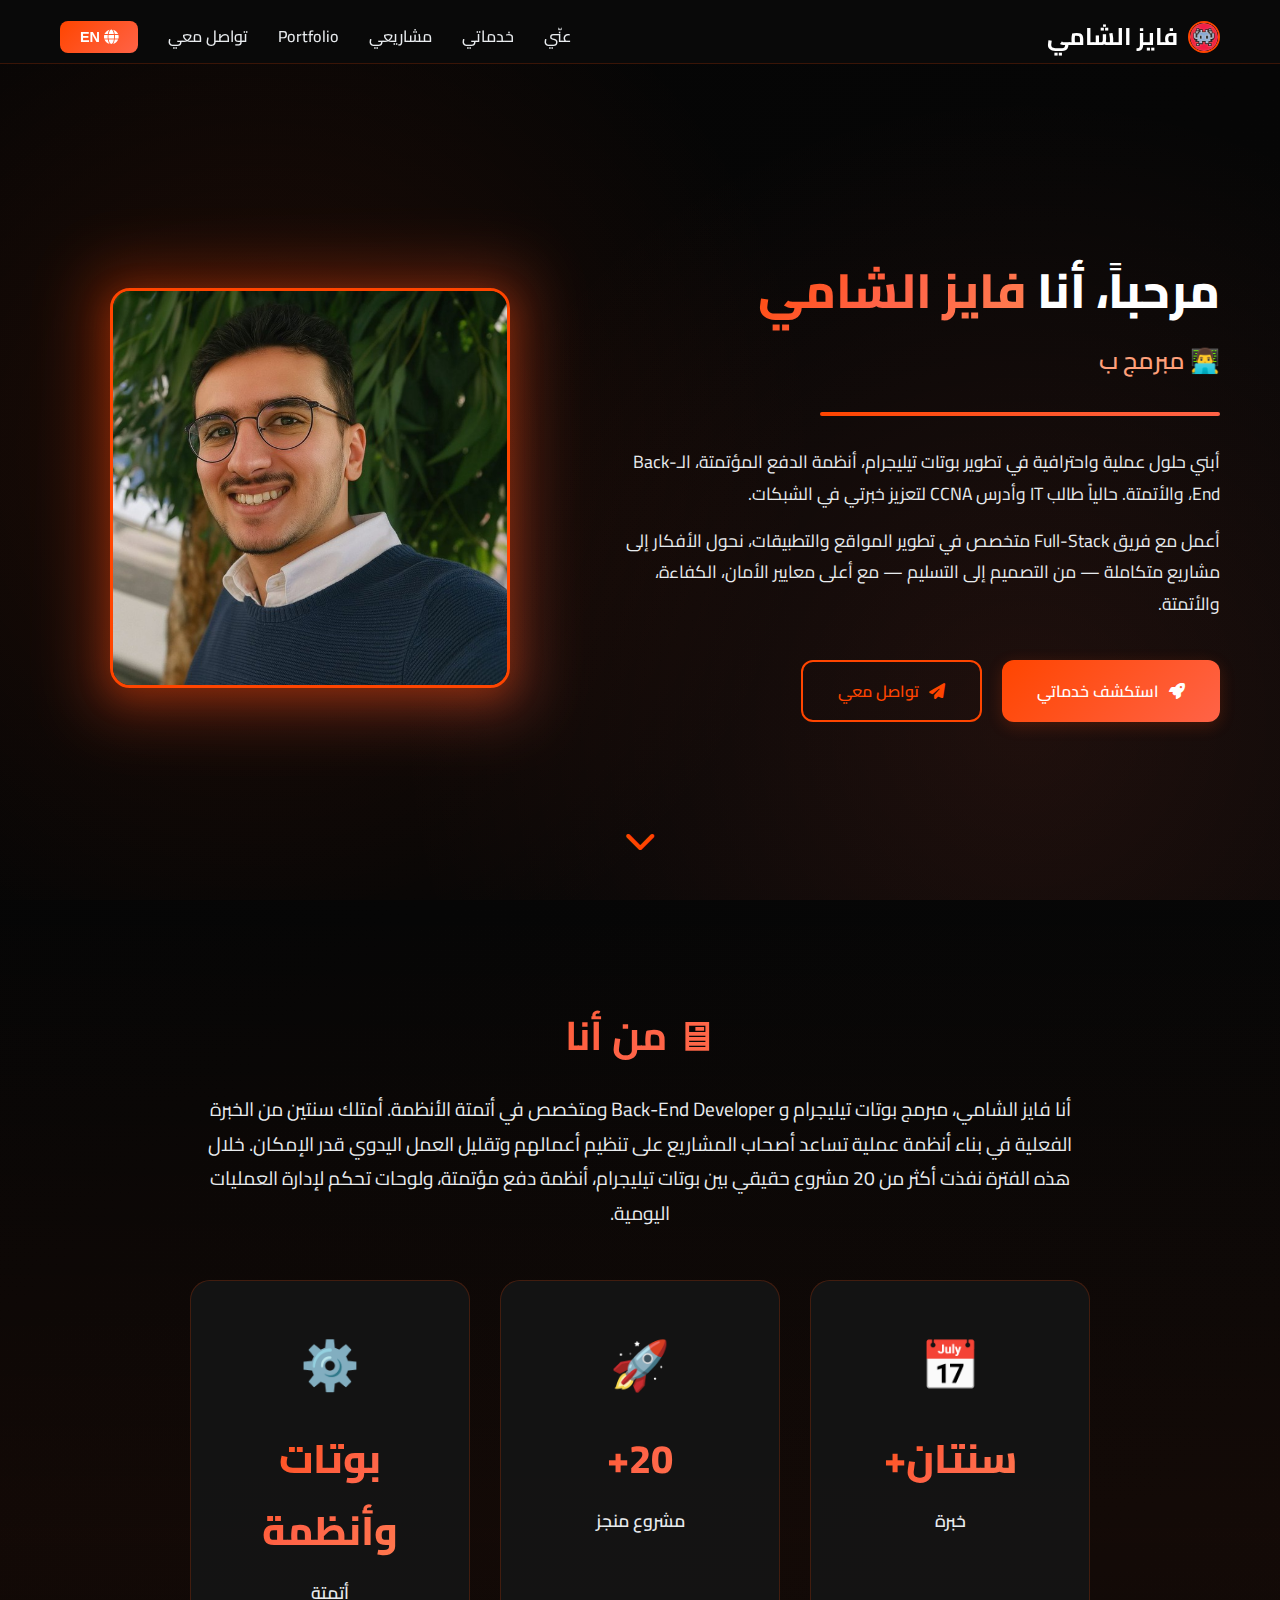
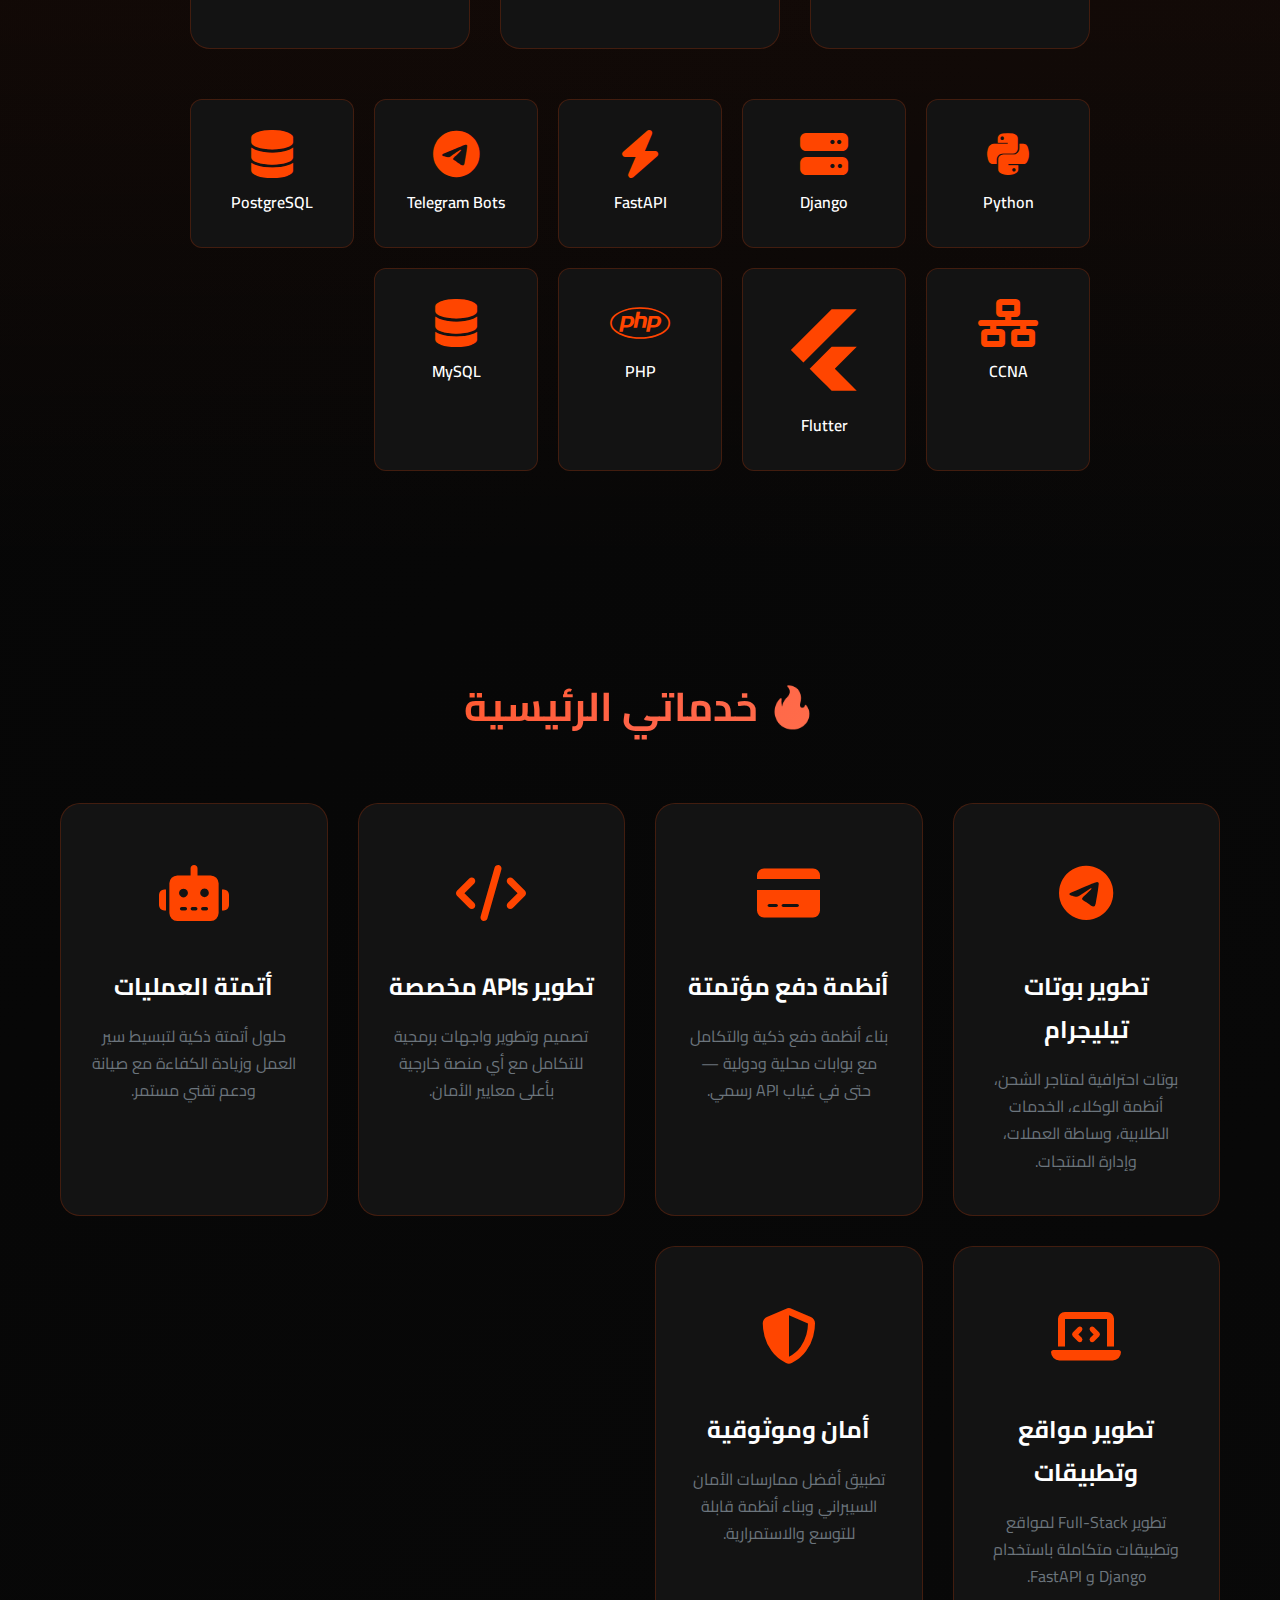
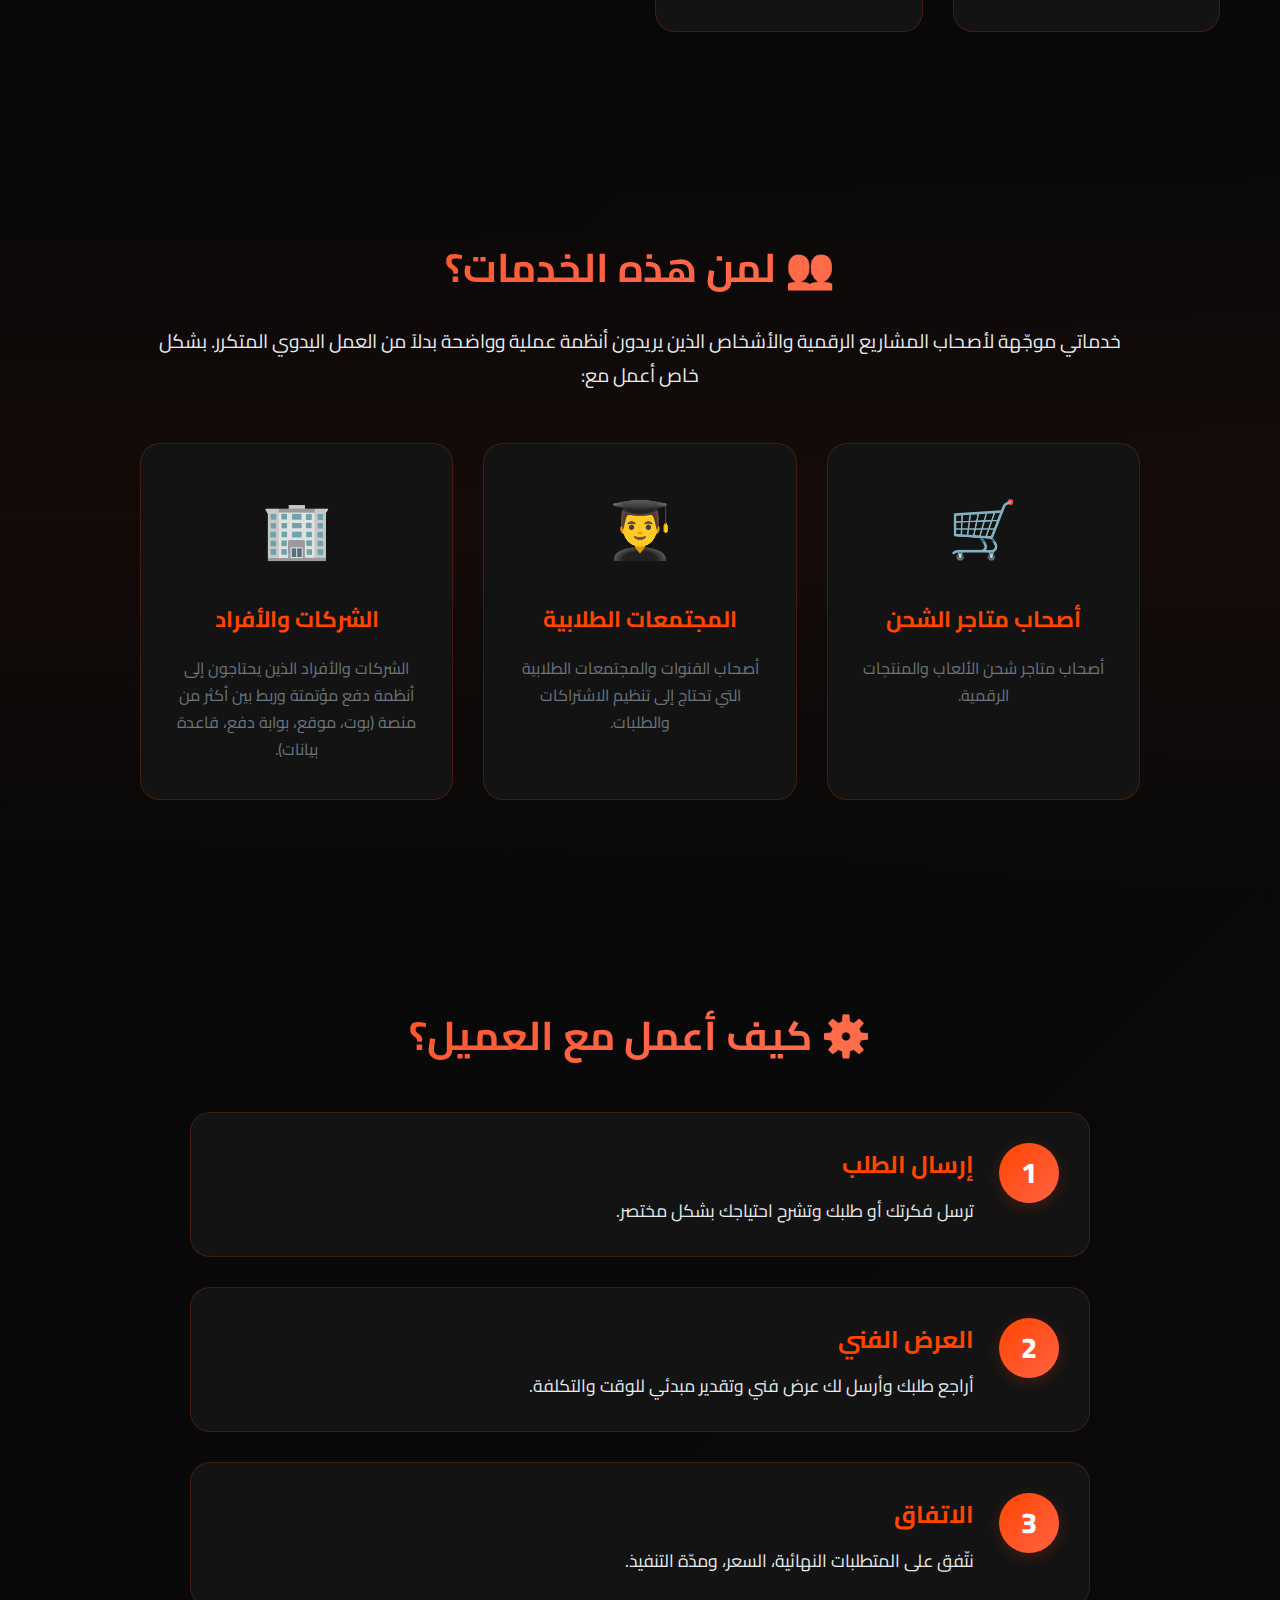
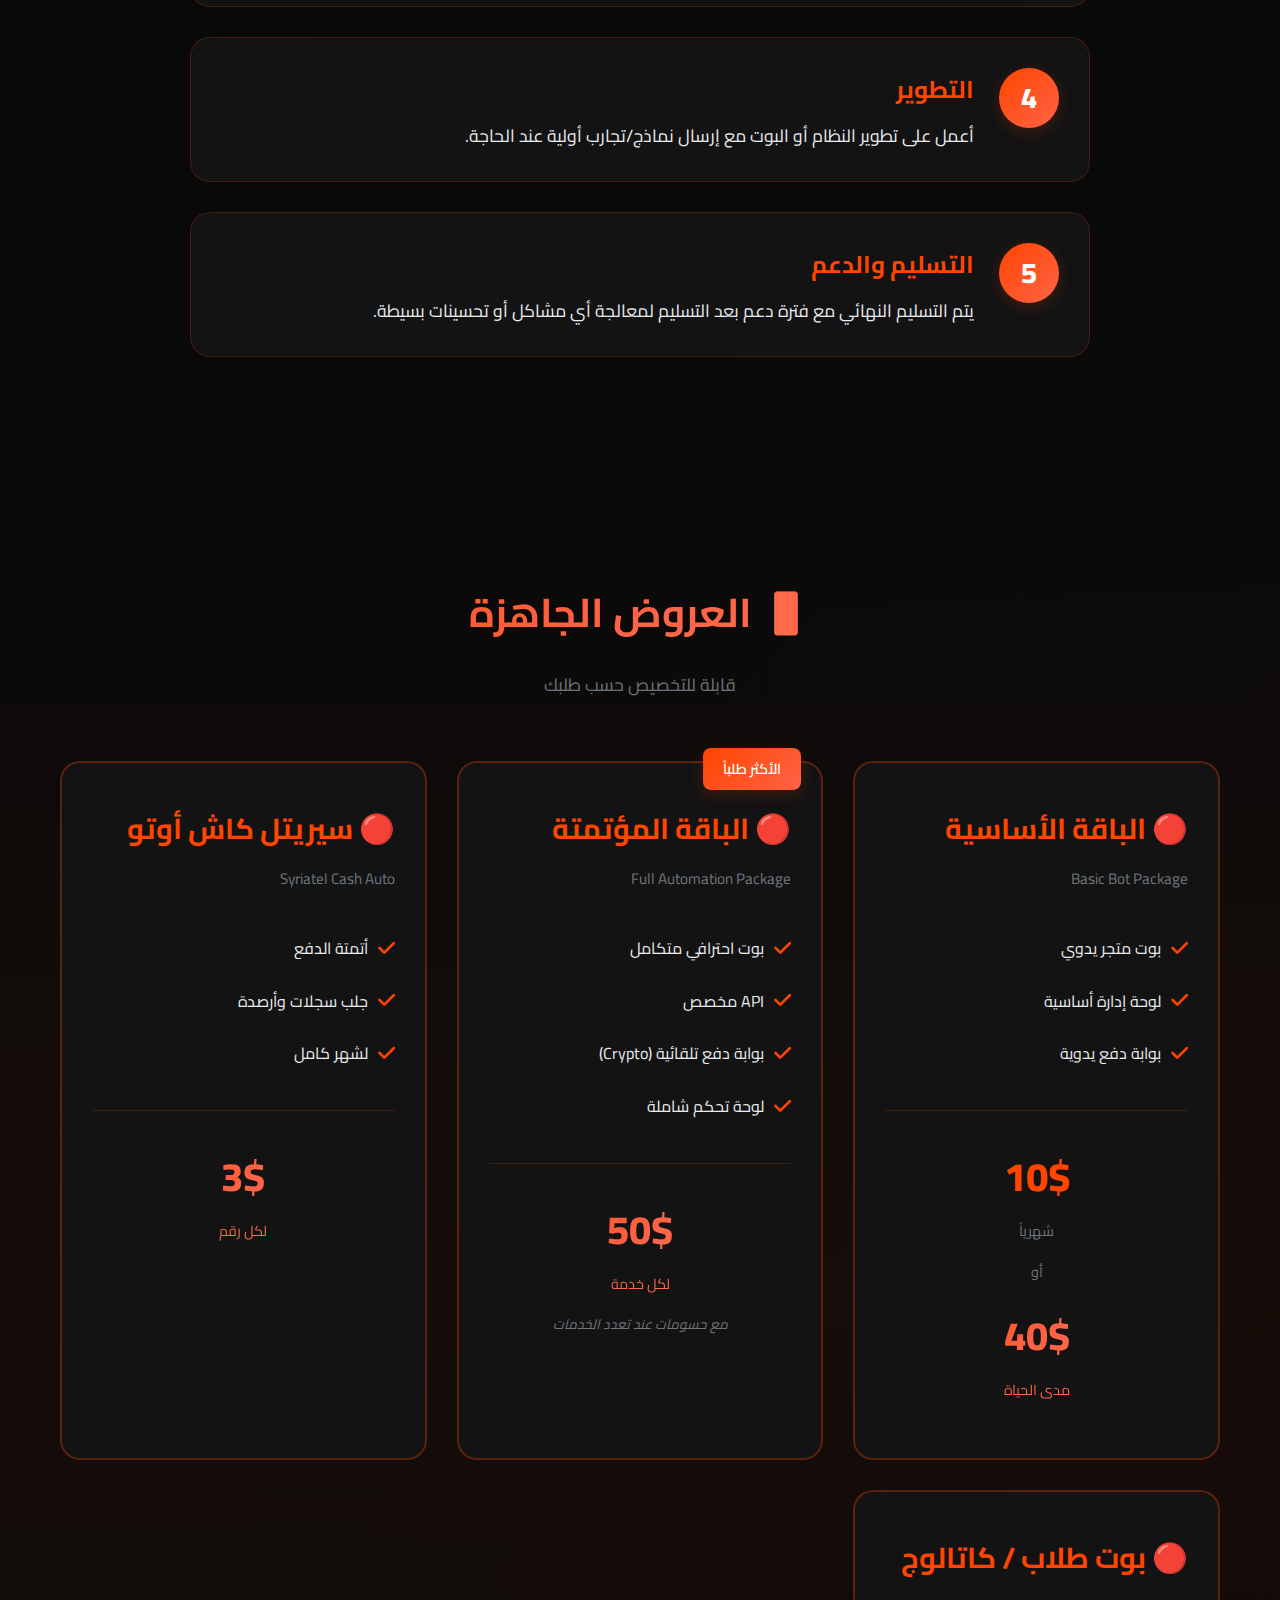
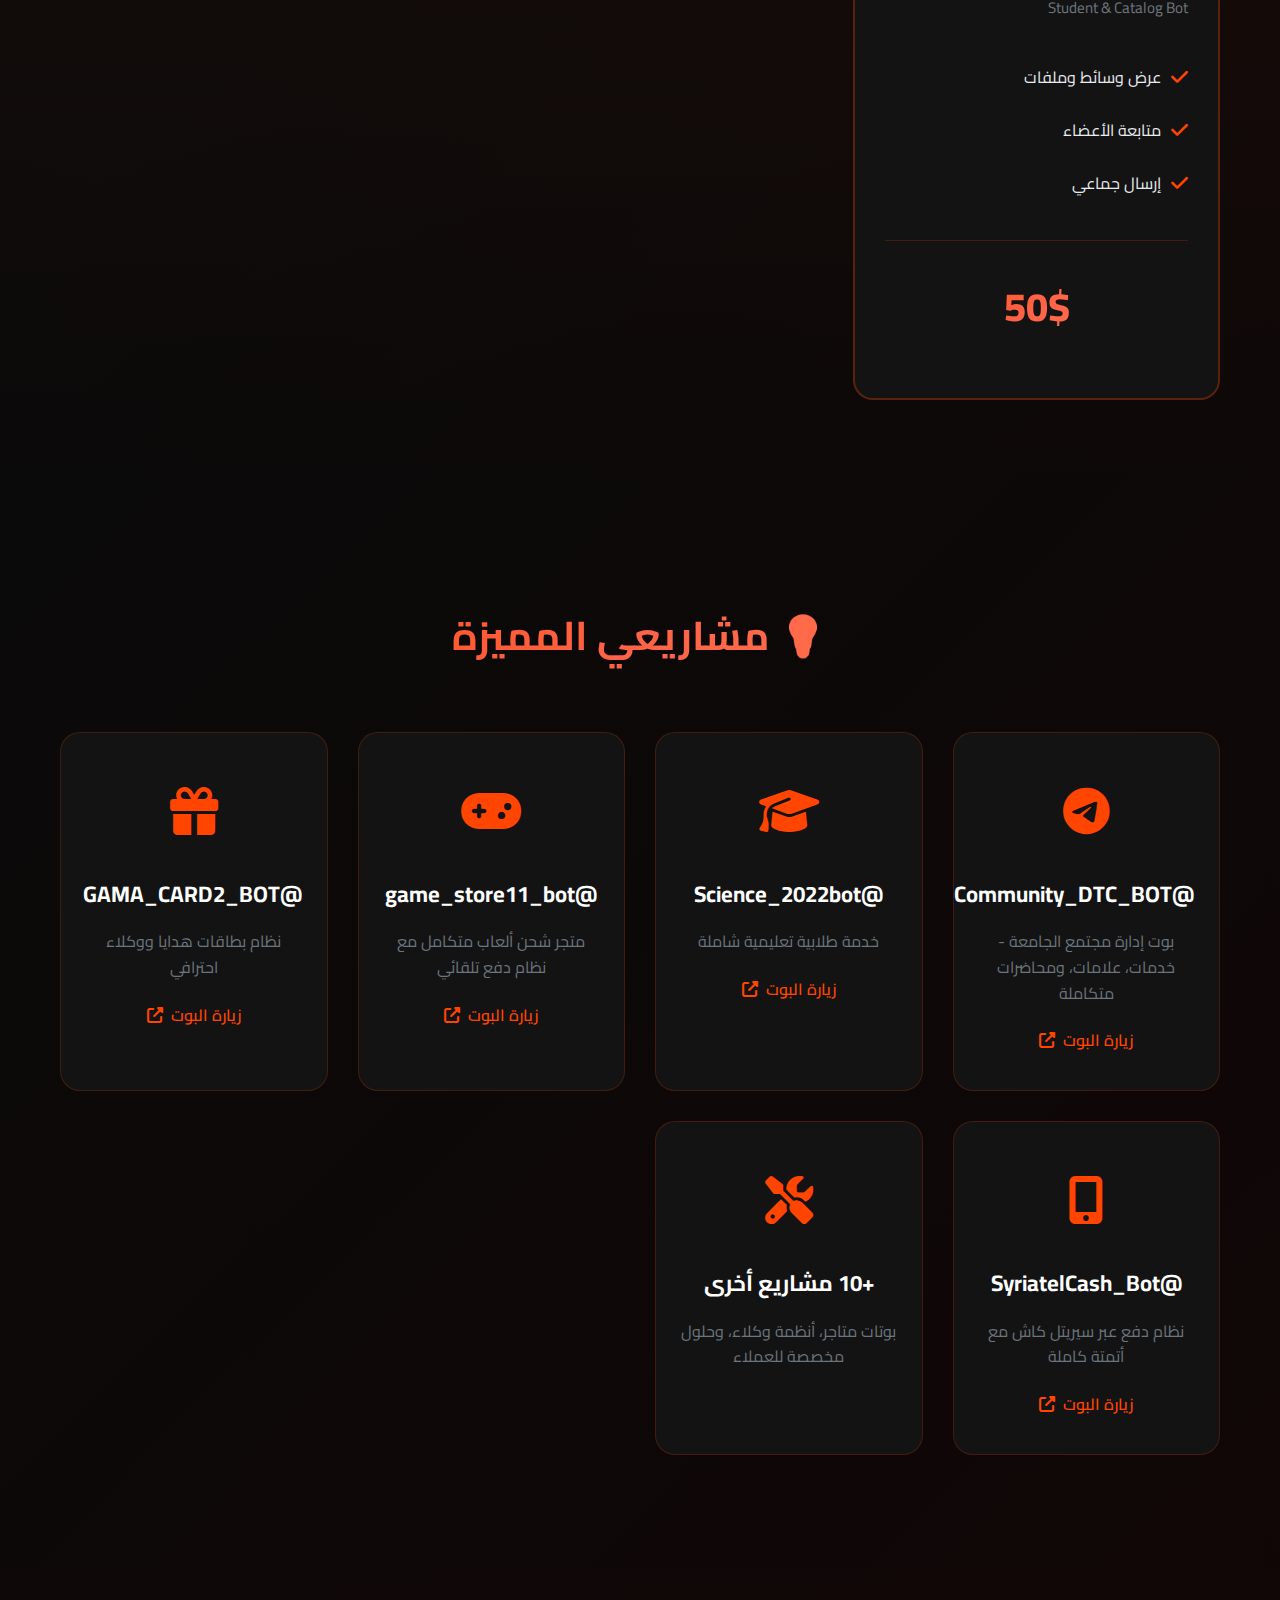
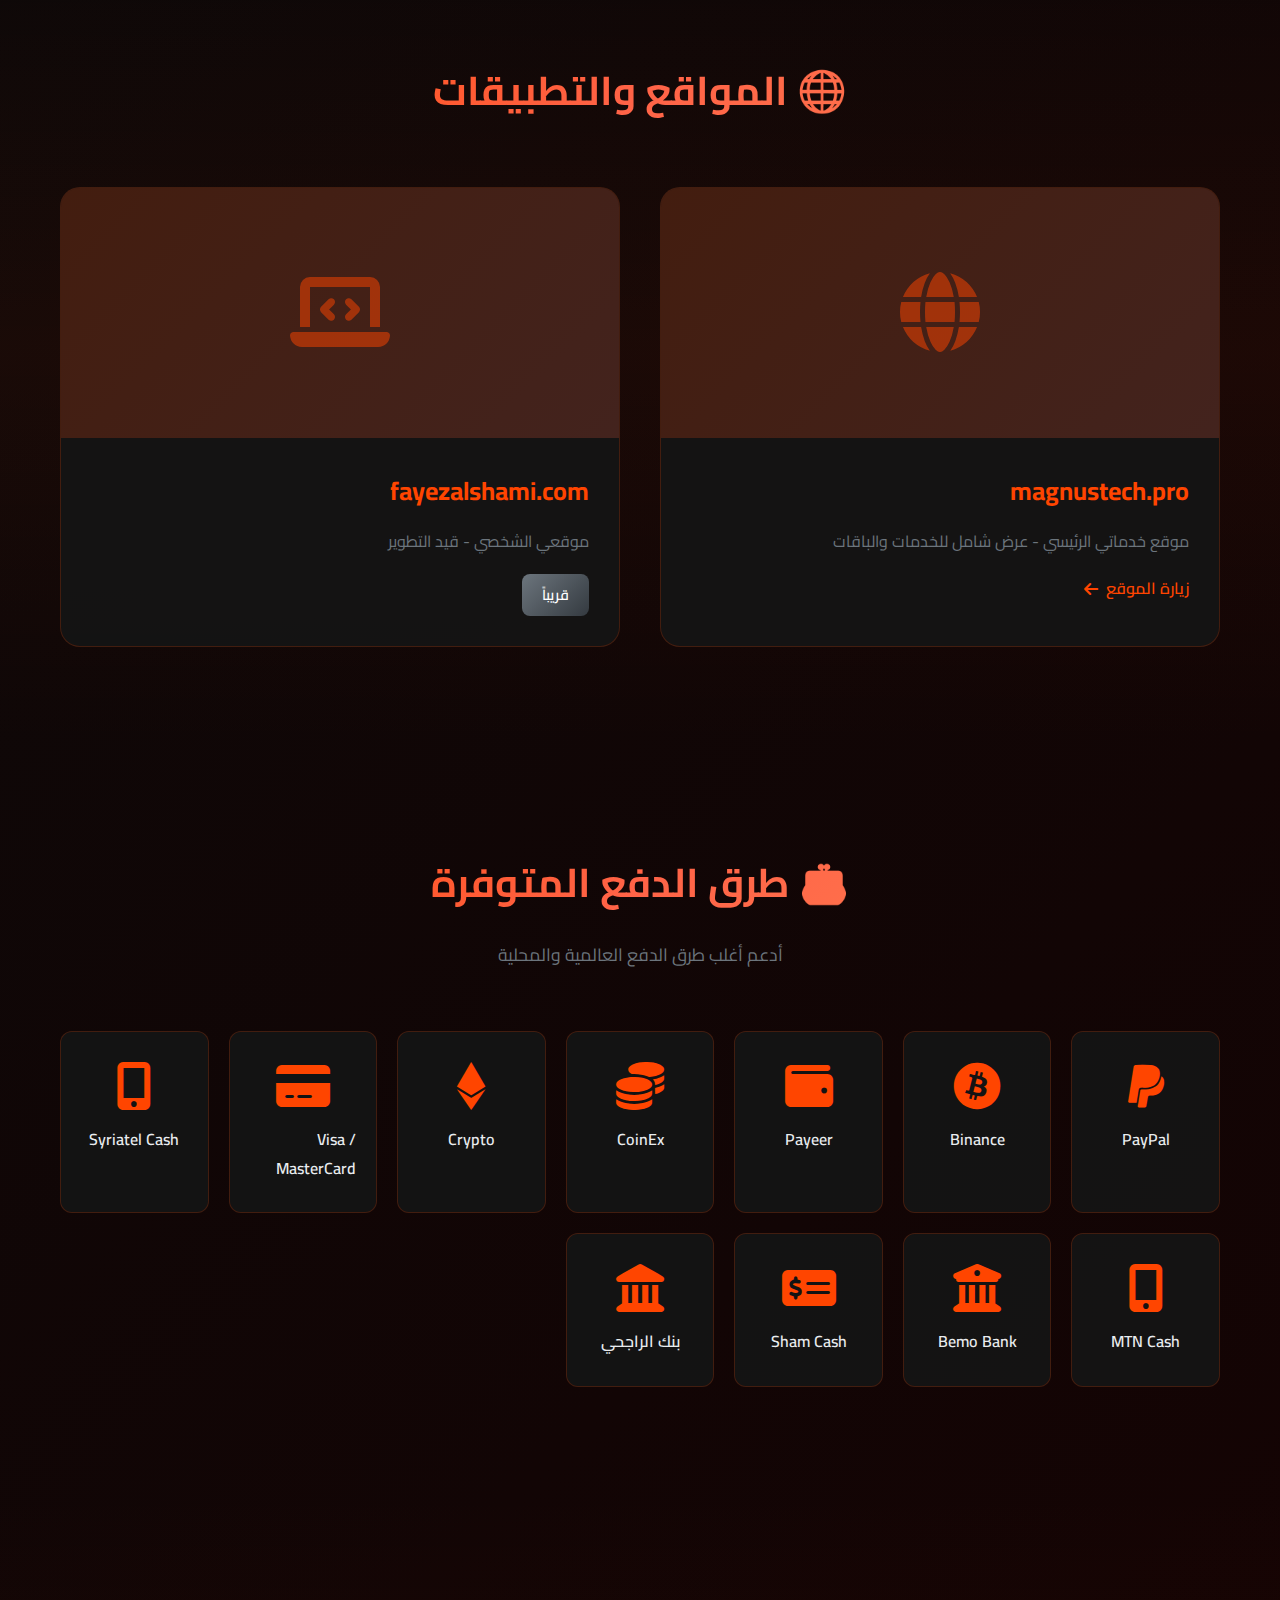
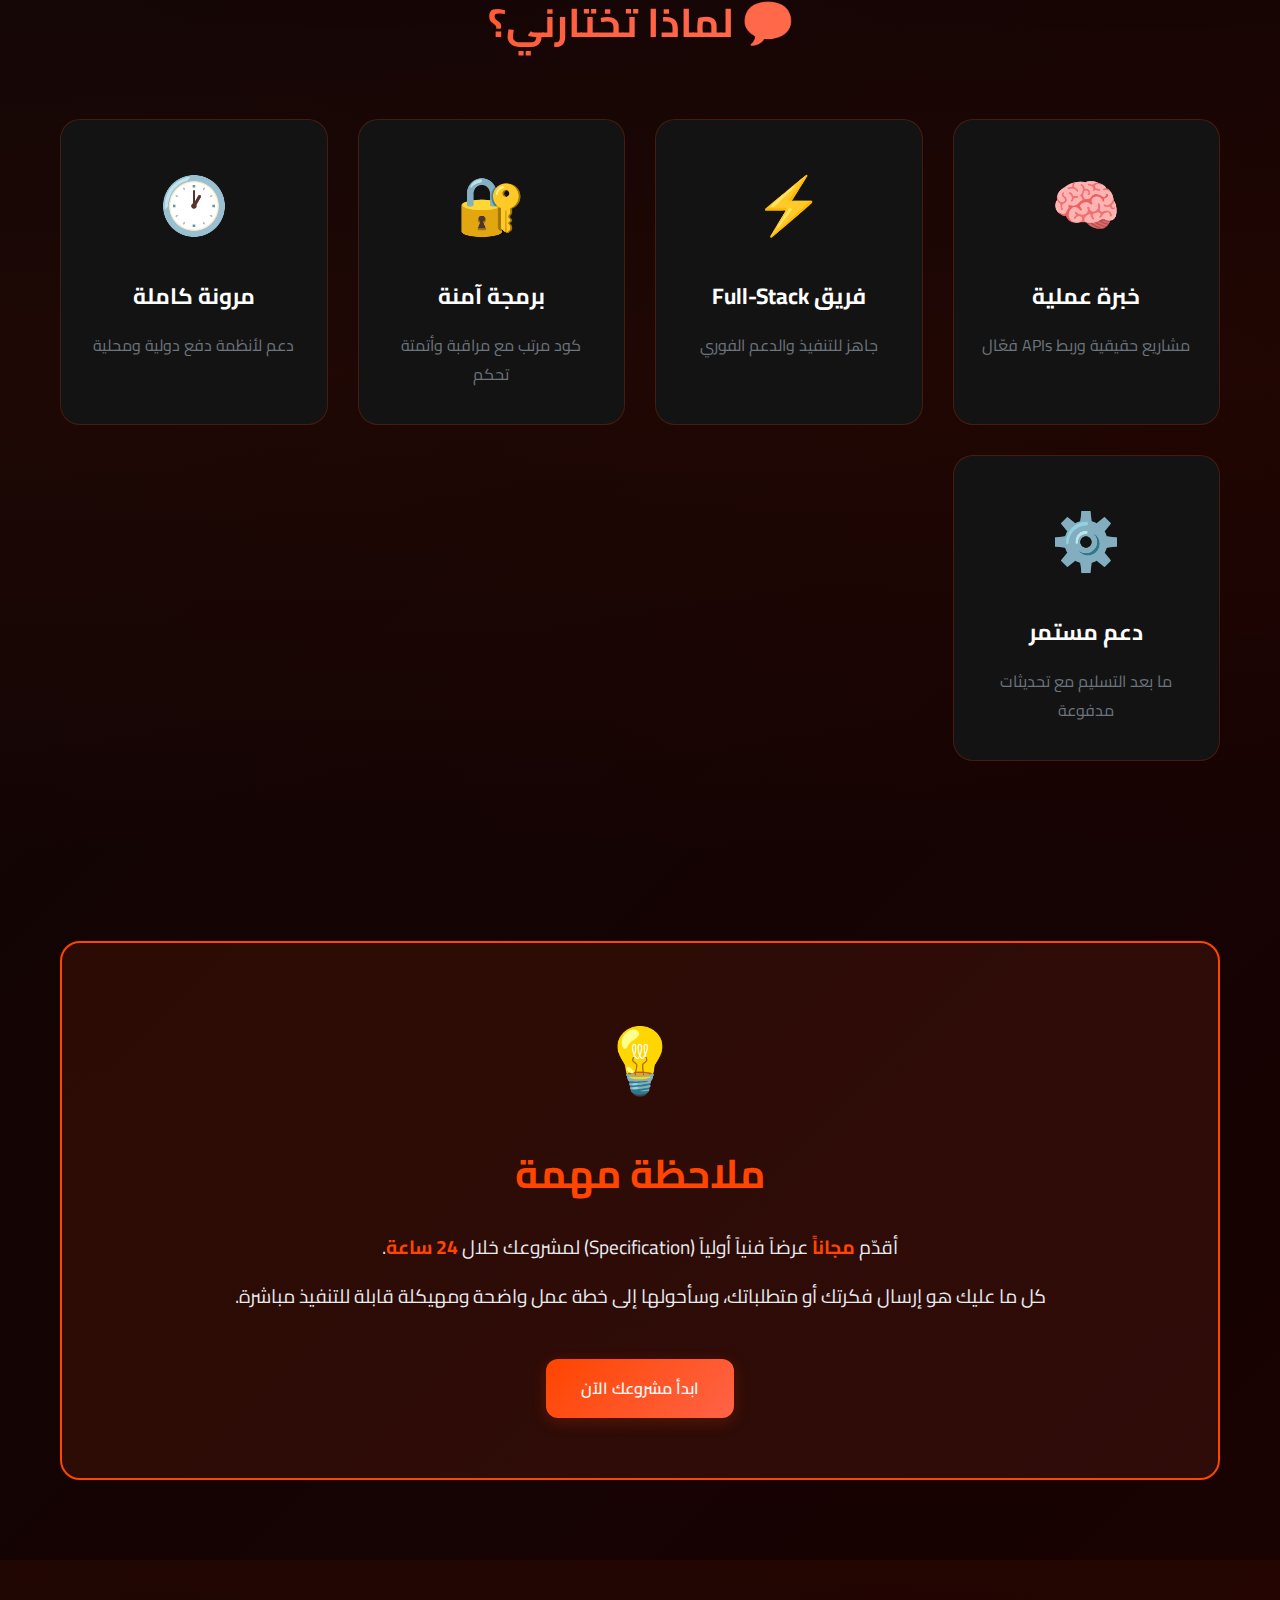
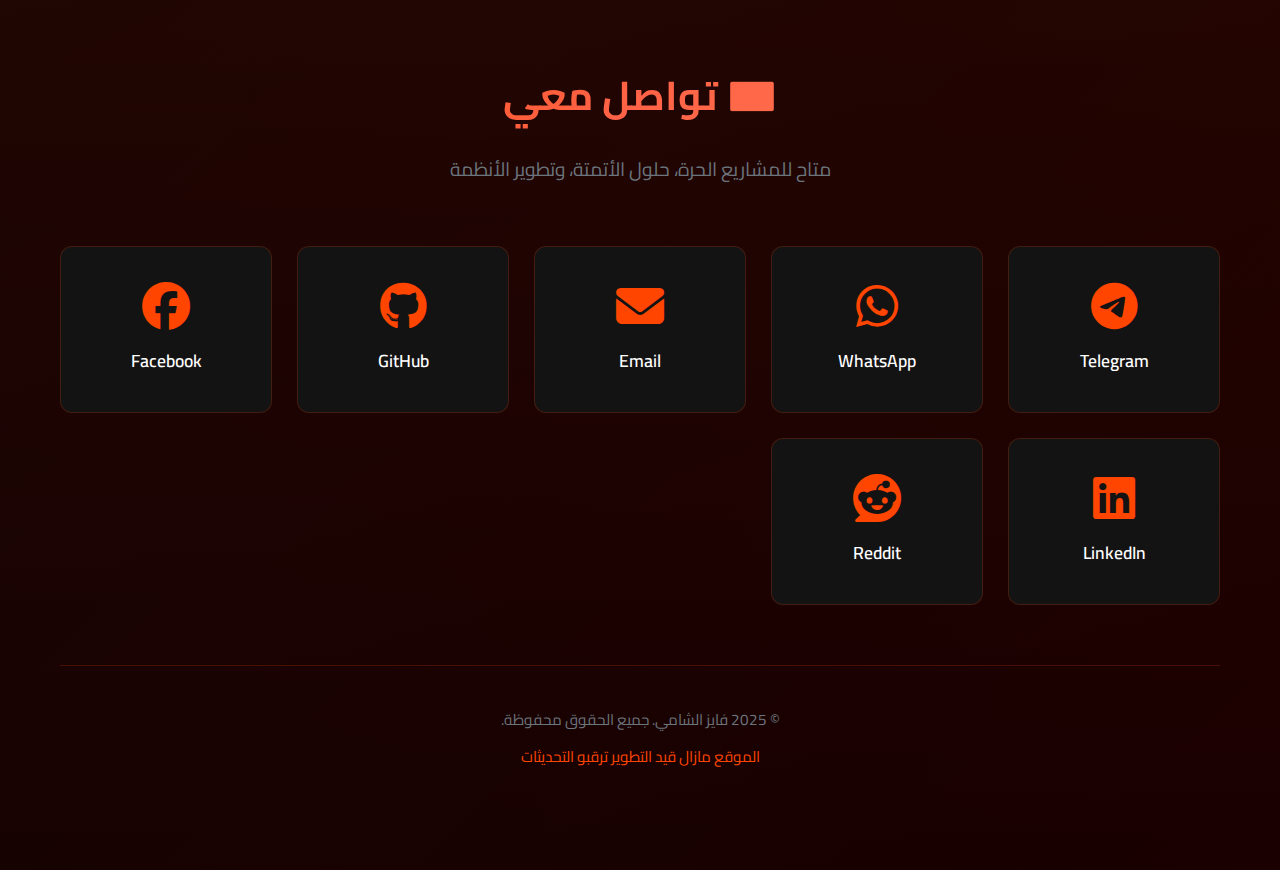
<file: index.html>
<!doctype html>
<html lang="ar" dir="rtl">
  <head>
    <meta charset="UTF-8" />
    <meta name="viewport" content="width=device-width, initial-scale=1.0" />
    <meta name="description" content="فايز الشامي - مبرمج بوتات تيليجرام ومطور أنظمة مؤتمتة، متخصص في تطوير Back-End وأنظمة الدفع. خبرة تزيد عن سنتين في تطوير بوتات تيليجرام المعقدة والأنظمة المؤتمتة." />
    <meta name="keywords" content="فايز الشامي, بوتات تيليجرام, تطوير مواقع, Django, FastAPI, Python, Telegram Bots, تطوير Back-End, أنظمة دفع مؤتمتة, أتمتة, Python Developer, Bot Developer" />
    <meta name="author" content="فايز الشامي - Fayez Alshami" />
    <meta name="robots" content="index, follow" />
    <meta name="language" content="Arabic, English" />
    <meta property="og:title" content="فايز الشامي | مبرمج بوتات و مطوّر أنظمة مؤتمتة" />
    <meta property="og:description" content="مبرمج بوتات تيليجرام ومطور أنظمة مؤتمتة، متخصص في تطوير Back-End وأنظمة الدفع" />
    <meta property="og:type" content="website" />
    <meta property="og:url" content="https://fayezalshami.com" />
    <meta property="og:site_name" content="Fayez Alshami" />
    <meta property="og:locale" content="ar_AR" />
    <meta property="og:image" content="images/logo.jpg" />
    <meta name="twitter:card" content="summary_large_image" />
    <meta name="twitter:title" content="فايز الشامي | مبرمج بوتات و مطوّر أنظمة مؤتمتة" />
    <meta name="twitter:description" content="مبرمج بوتات تيليجرام ومطور أنظمة مؤتمتة، متخصص في تطوير Back-End وأنظمة الدفع" />
    <meta name="twitter:image" content="images/logo.jpg" />
    <meta name="twitter:site" content="@Fayez_Alshami" />
    <meta name="twitter:creator" content="@Fayez_Alshami" />
    <link rel="alternate" href="https://fayezalshami.com" hreflang="ar" />
    <link rel="alternate" href="https://fayezalshami.com" hreflang="x-default" />
    <link rel="canonical" href="https://fayezalshami.com" />
    <title>فايز الشامي | مبرمج بوتات و مطوّر أنظمة مؤتمتة</title>

    <!-- Favicon -->
    <link rel="icon" type="image/jpeg" href="images/logo.jpg" />
    <link rel="apple-touch-icon" href="images/logo.jpg" />
    <meta name="theme-color" content="#050f1f" />
    <link rel="preconnect" href="https://fonts.googleapis.com" />
    <link rel="preconnect" href="https://fonts.gstatic.com" crossorigin />
    <link href="https://fonts.googleapis.com/css2?family=Cairo:wght@300;400;600;700;800&display=swap" rel="stylesheet" />
    <link rel="stylesheet" href="https://cdnjs.cloudflare.com/ajax/libs/font-awesome/6.5.2/css/all.min.css" />
    <link rel="stylesheet" href="css/style.css" />
    <script type="application/ld+json">
      {
        "@context": "https://schema.org",
        "@type": "Person",
        "name": "فايز الشامي",
        "alternateName": "Fayez Alshami",
        "url": "https://fayezalshami.com",
        "image": "https://fayezalshami.com/images/myphoto.jpg",
        "jobTitle": "Telegram Bot Developer & Automation Engineer",
        "worksFor": {
          "@type": "Organization",
          "name": "Magnus Tech"
        },
        "knowsAbout": [
          "Telegram Bots",
          "Python",
          "FastAPI",
          "Django",
          "Payment Automation",
          "Back-End Development"
        ],
        "contactPoint": {
          "@type": "ContactPoint",
          "contactType": "customer support",
          "url": "https://t.me/Fayez_Alshami",
          "email": "fayezalshami.dev@gmail.com"
        },
        "sameAs": [
          "https://github.com/FayezAlshami",
          "https://www.linkedin.com/in/FayezAlshami",
          "https://t.me/Fayez_Alshami",
          "https://www.facebook.com/FayezAlshami.dev"
        ]
      }
    </script>
  </head>

  <body>
    <!-- Header -->
    <header class="main-header">
      <div class="container">
        <nav class="navbar">
          <div class="logo">
            <a href="#hero"><img src="images/logo.jpg" alt="فايز الشامي" class="logo-icon" /> <span class="logo-text">فايز الشامي</span></a>
          </div>
          <div class="nav-menu">
            <a href="#about" class="nav-link">عنّي</a>
            <a href="#services" class="nav-link">خدماتي</a>
            <a href="#projects" class="nav-link">مشاريعي</a>
            <a href="#portfolio" class="nav-link">Portfolio</a>
            <a href="#contact" class="nav-link">تواصل معي</a>
            <button class="lang-switcher"><i class="fas fa-globe"></i> EN</button>
          </div>
          <div id="scrollProgress"></div>
          <div class="mobile-menu-toggle" onclick="toggleMobileMenu()" aria-label="قائمة التنقل">
            <i class="fas fa-bars"></i>
          </div>
          <div class="mobile-menu-overlay" onclick="toggleMobileMenu()"></div>
        </nav>
      </div>
    </header>

    <!-- Hero Section -->
    <section id="hero" class="hero-section">
      <div class="hero-bg-overlay"></div>
      <div class="container">
        <div class="hero-content">
          <div class="hero-text" data-aos="fade-left">
            <h1 class="hero-title">مرحباً، أنا <span class="highlight">فايز الشامي</span></h1>
            <p class="hero-subtitle" id="heroSubtitle">👨‍💻 مبرمج بوتات تيليجرام و مطوّر أنظمة مؤتمتة</p>
            <div class="hero-divider"></div>
            <p class="hero-description">أبني حلول عملية واحترافية في تطوير بوتات تيليجرام، أنظمة الدفع المؤتمتة، الـBack-End، والأتمتة. حالياً طالب IT وأدرس CCNA لتعزيز خبرتي في الشبكات.</p>
            <p class="hero-description">أعمل مع فريق Full-Stack متخصص في تطوير المواقع والتطبيقات، نحول الأفكار إلى مشاريع متكاملة — من التصميم إلى التسليم — مع أعلى معايير الأمان، الكفاءة، والأتمتة.</p>
            <div class="hero-buttons">
              <a href="#services" class="btn btn-primary"><i class="fas fa-rocket"></i> استكشف خدماتي</a>
              <a href="#contact" class="btn btn-secondary"><i class="fas fa-paper-plane"></i> تواصل معي</a>
            </div>
          </div>
          <div class="hero-image" data-aos="fade-right">
            <div class="image-wrapper">
              <img src="images/myphoto.jpg" alt="فايز الشامي" />
              <div class="image-glow"></div>
            </div>
          </div>
        </div>
      </div>
      <div class="scroll-indicator">
        <i class="fas fa-chevron-down"></i>
      </div>
    </section>

    <!-- About Section -->
    <section id="about" class="about-section">
      <div class="container">
        <h2 class="section-title" data-aos="fade-up" data-i18n="about.title">🖥 من أنا</h2>
        <div class="about-content">
          <div class="about-text" data-aos="fade-up">
            <p data-i18n="about.description1">أنا فايز الشامي، مبرمج بوتات تيليجرام و Back-End Developer ومتخصص في أتمتة الأنظمة. أمتلك سنتين من الخبرة الفعلية في بناء أنظمة عملية تساعد أصحاب المشاريع على تنظيم أعمالهم وتقليل العمل اليدوي قدر الإمكان. خلال هذه الفترة نفذت أكثر من 20 مشروع حقيقي بين بوتات تيليجرام، أنظمة دفع مؤتمتة، ولوحات تحكم لإدارة العمليات اليومية.</p>
          </div>
          <!-- Statistics Cards -->
          <div class="stats-grid" data-aos="fade-up" data-aos-delay="100">
            <div class="stat-card">
              <div class="stat-icon">
                📅
              </div>
              <div class="stat-number" data-i18n="stats.experience">
                سنتان+
              </div>
              <div class="stat-label" data-i18n="stats.experienceLabel">
                خبرة
              </div>
            </div>
            <div class="stat-card">
              <div class="stat-icon">
                🚀
              </div>
              <div class="stat-number" data-i18n="stats.projects">
                20+
              </div>
              <div class="stat-label" data-i18n="stats.projectsLabel">
                مشروع منجز
              </div>
            </div>
            <div class="stat-card">
              <div class="stat-icon">
                ⚙️
              </div>
              <div class="stat-number" data-i18n="stats.systems">
                بوتات وأنظمة
              </div>
              <div class="stat-label" data-i18n="stats.systemsLabel">
                أتمتة
              </div>
            </div>
          </div>
          <div class="skills-grid" data-aos="fade-up">
            <div class="skill-item">
              <i class="fab fa-python"></i>
              <span>Python</span>
            </div>
            <div class="skill-item">
              <i class="fas fa-server"></i>
              <span>Django</span>
            </div>
            <div class="skill-item">
              <i class="fas fa-bolt"></i>
              <span>FastAPI</span>
            </div>
            <div class="skill-item">
              <i class="fab fa-telegram"></i>
              <span>Telegram Bots</span>
            </div>
            <div class="skill-item">
              <i class="fas fa-database"></i>
              <span>PostgreSQL</span>
            </div>
            <div class="skill-item">
              <i class="fas fa-network-wired"></i>
              <span>CCNA</span>
            </div>
            <div class="skill-item">
              <svg xmlns="http://www.w3.org/2000/svg" viewBox="0 0 640 640">
                <!-- !Font Awesome Free v7.1.0 by @fontawesome - https://fontawesome.com License - https://fontawesome.com/license/free Copyright 2025 Fonticons, Inc. -->
                <path fill="#ff4500" d="M525.5 300.3L387.7 438.1L525.5 576L368 576C331.9 539.9 285.9 493.9 230.1 438.1L368 300.3L525.5 300.3zM368 64L112 320L190.8 398.8L525.5 64L368 64z" />
              </svg>
              <span>Flutter</span>
            </div>
            <div class="skill-item">
              <i class="fab fa-php"></i>
              <span>PHP</span>
            </div>
            <div class="skill-item">
              <i class="fas fa-database"></i>
              <span>MySQL</span>
            </div>
          </div>
        </div>
      </div>
    </section>

    <!-- Services Section -->
    <section id="services" class="services-section">
      <div class="container">
        <h2 class="section-title" data-aos="fade-up" data-i18n="sections.services">🔥 خدماتي الرئيسية</h2>
        <div class="services-grid">
          <div class="service-card" data-aos="zoom-in">
            <div class="service-icon">
              <i class="fab fa-telegram"></i>
            </div>
            <h3>تطوير بوتات تيليجرام</h3>
            <p>بوتات احترافية لمتاجر الشحن، أنظمة الوكلاء، الخدمات الطلابية، وساطة العملات، وإدارة المنتجات.</p>
          </div>
          <div class="service-card" data-aos="zoom-in" data-aos-delay="100">
            <div class="service-icon">
              <i class="fas fa-credit-card"></i>
            </div>
            <h3>أنظمة دفع مؤتمتة</h3>
            <p>بناء أنظمة دفع ذكية والتكامل مع بوابات محلية ودولية — حتى في غياب API رسمي.</p>
          </div>
          <div class="service-card" data-aos="zoom-in" data-aos-delay="200">
            <div class="service-icon">
              <i class="fas fa-code"></i>
            </div>
            <h3>تطوير APIs مخصصة</h3>
            <p>تصميم وتطوير واجهات برمجية للتكامل مع أي منصة خارجية بأعلى معايير الأمان.</p>
          </div>
          <div class="service-card" data-aos="zoom-in" data-aos-delay="300">
            <div class="service-icon">
              <i class="fas fa-robot"></i>
            </div>
            <h3>أتمتة العمليات</h3>
            <p>حلول أتمتة ذكية لتبسيط سير العمل وزيادة الكفاءة مع صيانة ودعم تقني مستمر.</p>
          </div>
          <div class="service-card" data-aos="zoom-in" data-aos-delay="400">
            <div class="service-icon">
              <i class="fas fa-laptop-code"></i>
            </div>
            <h3>تطوير مواقع وتطبيقات</h3>
            <p>تطوير Full-Stack لمواقع وتطبيقات متكاملة باستخدام Django و FastAPI.</p>
          </div>
          <div class="service-card" data-aos="zoom-in" data-aos-delay="500">
            <div class="service-icon">
              <i class="fas fa-shield-alt"></i>
            </div>
            <h3>أمان وموثوقية</h3>
            <p>تطبيق أفضل ممارسات الأمان السيبراني وبناء أنظمة قابلة للتوسع والاستمرارية.</p>
          </div>
        </div>
      </div>
    </section>

    <!-- Target Clients Section -->
    <section id="target-clients" class="target-clients-section">
      <div class="container">
        <h2 class="section-title" data-aos="fade-up" data-i18n="targetClients.title">👥 لمن هذه الخدمات؟</h2>
        <div class="target-clients-content" data-aos="fade-up">
          <p class="target-clients-intro" data-i18n="targetClients.intro">خدماتي موجّهة لأصحاب المشاريع الرقمية والأشخاص الذين يريدون أنظمة عملية وواضحة بدلاً من العمل اليدوي المتكرر. بشكل خاص أعمل مع:</p>
          <div class="target-clients-list">
            <div class="target-client-item" data-aos="fade-up" data-aos-delay="100">
              <div class="target-client-icon">
                🛒
              </div>
              <h3 data-i18n="targetClients.item1.title">أصحاب متاجر الشحن</h3>
              <p data-i18n="targetClients.item1.desc">أصحاب متاجر شحن الألعاب والمنتجات الرقمية.</p>
            </div>
            <div class="target-client-item" data-aos="fade-up" data-aos-delay="200">
              <div class="target-client-icon">
                👨‍🎓
              </div>
              <h3 data-i18n="targetClients.item2.title">المجتمعات الطلابية</h3>
              <p data-i18n="targetClients.item2.desc">أصحاب القنوات والمجتمعات الطلابية التي تحتاج إلى تنظيم الاشتراكات والطلبات.</p>
            </div>
            <div class="target-client-item" data-aos="fade-up" data-aos-delay="300">
              <div class="target-client-icon">
                🏢
              </div>
              <h3 data-i18n="targetClients.item3.title">الشركات والأفراد</h3>
              <p data-i18n="targetClients.item3.desc">الشركات والأفراد الذين يحتاجون إلى أنظمة دفع مؤتمتة وربط بين أكثر من منصة (بوت، موقع، بوابة دفع، قاعدة بيانات).</p>
            </div>
          </div>
        </div>
      </div>
    </section>

    <!-- Workflow Section -->
    <section id="workflow" class="workflow-section">
      <div class="container">
        <h2 class="section-title" data-aos="fade-up" data-i18n="workflow.title">⚙️ كيف أعمل مع العميل؟</h2>
        <div class="workflow-content" data-aos="fade-up">
          <div class="workflow-steps">
            <div class="workflow-step" data-aos="fade-up" data-aos-delay="100">
              <div class="step-number">
                1
              </div>
              <div class="step-content">
                <h3 data-i18n="workflow.step1.title">إرسال الطلب</h3>
                <p data-i18n="workflow.step1.desc">ترسل فكرتك أو طلبك وتشرح احتياجك بشكل مختصر.</p>
              </div>
            </div>
            <div class="workflow-step" data-aos="fade-up" data-aos-delay="200">
              <div class="step-number">
                2
              </div>
              <div class="step-content">
                <h3 data-i18n="workflow.step2.title">العرض الفني</h3>
                <p data-i18n="workflow.step2.desc">أراجع طلبك وأرسل لك عرض فني وتقدير مبدئي للوقت والتكلفة.</p>
              </div>
            </div>
            <div class="workflow-step" data-aos="fade-up" data-aos-delay="300">
              <div class="step-number">
                3
              </div>
              <div class="step-content">
                <h3 data-i18n="workflow.step3.title">الاتفاق</h3>
                <p data-i18n="workflow.step3.desc">نتّفق على المتطلبات النهائية، السعر، ومدّة التنفيذ.</p>
              </div>
            </div>
            <div class="workflow-step" data-aos="fade-up" data-aos-delay="400">
              <div class="step-number">
                4
              </div>
              <div class="step-content">
                <h3 data-i18n="workflow.step4.title">التطوير</h3>
                <p data-i18n="workflow.step4.desc">أعمل على تطوير النظام أو البوت مع إرسال نماذج/تجارب أولية عند الحاجة.</p>
              </div>
            </div>
            <div class="workflow-step" data-aos="fade-up" data-aos-delay="500">
              <div class="step-number">
                5
              </div>
              <div class="step-content">
                <h3 data-i18n="workflow.step5.title">التسليم والدعم</h3>
                <p data-i18n="workflow.step5.desc">يتم التسليم النهائي مع فترة دعم بعد التسليم لمعالجة أي مشاكل أو تحسينات بسيطة.</p>
              </div>
            </div>
          </div>
        </div>
      </div>
    </section>

    <!-- Packages Section -->
    <section id="packages" class="packages-section">
      <div class="container">
        <h2 class="section-title" data-aos="fade-up" data-i18n="sections.packages">📱 العروض الجاهزة</h2>
        <p class="section-subtitle" data-aos="fade-up" data-i18n="sections.packagesSubtitle">قابلة للتخصيص حسب طلبك</p>
        <div class="packages-grid">
          <div class="package-card basic" data-aos="flip-up">
            <div class="package-header">
              <h3>🔴 الباقة الأساسية</h3>
              <p class="package-subtitle">Basic Bot Package</p>
            </div>
            <div class="package-body">
              <ul class="package-features">
                <li><i class="fas fa-check"></i> بوت متجر يدوي</li>
                <li><i class="fas fa-check"></i> لوحة إدارة أساسية</li>
                <li><i class="fas fa-check"></i> بوابة دفع يدوية</li>
              </ul>
            </div>
            <div class="package-pricing">
              <div class="price-option">
                <span class="price">10$</span>
                <span class="period">شهرياً</span>
              </div>
              <div class="price-divider">
                أو
              </div>
              <div class="price-option highlight">
                <span class="price">40$</span>
                <span class="period">مدى الحياة</span>
              </div>
            </div>
          </div>
          <div class="package-card automation" data-aos="flip-up" data-aos-delay="100">
            <div class="package-badge">
              الأكثر طلباً
            </div>
            <div class="package-header">
              <h3>🔴 الباقة المؤتمتة</h3>
              <p class="package-subtitle">Full Automation Package</p>
            </div>
            <div class="package-body">
              <ul class="package-features">
                <li><i class="fas fa-check"></i> بوت احترافي متكامل</li>
                <li><i class="fas fa-check"></i> API مخصص</li>
                <li><i class="fas fa-check"></i> بوابة دفع تلقائية (Crypto)</li>
                <li><i class="fas fa-check"></i> لوحة تحكم شاملة</li>
              </ul>
            </div>
            <div class="package-pricing">
              <div class="price-option highlight">
                <span class="price">50$</span>
                <span class="period">لكل خدمة</span>
              </div>
              <p class="discount-note">مع حسومات عند تعدد الخدمات</p>
            </div>
          </div>
          <div class="package-card syriatel" data-aos="flip-up" data-aos-delay="200">
            <div class="package-header">
              <h3>🔴 سيريتل كاش أوتو</h3>
              <p class="package-subtitle">Syriatel Cash Auto</p>
            </div>
            <div class="package-body">
              <ul class="package-features">
                <li><i class="fas fa-check"></i> أتمتة الدفع</li>
                <li><i class="fas fa-check"></i> جلب سجلات وأرصدة</li>
                <li><i class="fas fa-check"></i> لشهر كامل</li>
              </ul>
            </div>
            <div class="package-pricing">
              <div class="price-option highlight">
                <span class="price">3$</span>
                <span class="period">لكل رقم</span>
              </div>
            </div>
          </div>
          <div class="package-card student" data-aos="flip-up" data-aos-delay="300">
            <div class="package-header">
              <h3>🔴 بوت طلاب / كاتالوج</h3>
              <p class="package-subtitle">Student & Catalog Bot</p>
            </div>
            <div class="package-body">
              <ul class="package-features">
                <li><i class="fas fa-check"></i> عرض وسائط وملفات</li>
                <li><i class="fas fa-check"></i> متابعة الأعضاء</li>
                <li><i class="fas fa-check"></i> إرسال جماعي</li>
              </ul>
            </div>
            <div class="package-pricing">
              <div class="price-option highlight">
                <span class="price">50$</span>
              </div>
            </div>
          </div>
        </div>
      </div>
    </section>

    <!-- Projects Section -->
    <section id="projects" class="projects-section">
      <div class="container">
        <h2 class="section-title" data-aos="fade-up" data-i18n="sections.projects">💡 مشاريعي المميزة</h2>
        <div class="projects-grid">
          <div class="project-card" data-aos="fade-up">
            <div class="project-icon">
              <i class="fab fa-telegram"></i>
            </div>
            <h3>@Community_DTC_BOT</h3>
            <p>بوت إدارة مجتمع الجامعة - خدمات، علامات، ومحاضرات متكاملة</p>
            <a href="https://t.me/Community_DTC_BOT" target="_blank" class="project-link">زيارة البوت <i class="fas fa-external-link-alt"></i></a>
          </div>
          <div class="project-card" data-aos="fade-up" data-aos-delay="100">
            <div class="project-icon">
              <i class="fas fa-graduation-cap"></i>
            </div>
            <h3>@Science_2022bot</h3>
            <p>خدمة طلابية تعليمية شاملة</p>
            <a href="https://t.me/Science_2022bot" target="_blank" class="project-link">زيارة البوت <i class="fas fa-external-link-alt"></i></a>
          </div>
          <div class="project-card" data-aos="fade-up" data-aos-delay="200">
            <div class="project-icon">
              <i class="fas fa-gamepad"></i>
            </div>
            <h3>@game_store11_bot</h3>
            <p>متجر شحن ألعاب متكامل مع نظام دفع تلقائي</p>
            <a href="https://t.me/game_store11_bot" target="_blank" class="project-link">زيارة البوت <i class="fas fa-external-link-alt"></i></a>
          </div>
          <div class="project-card" data-aos="fade-up" data-aos-delay="300">
            <div class="project-icon">
              <i class="fas fa-gift"></i>
            </div>
            <h3>@GAMA_CARD2_BOT</h3>
            <p>نظام بطاقات هدايا ووكلاء احترافي</p>
            <a href="https://t.me/GAMA_CARD2_BOT" target="_blank" class="project-link">زيارة البوت <i class="fas fa-external-link-alt"></i></a>
          </div>
          <div class="project-card" data-aos="fade-up" data-aos-delay="400">
            <div class="project-icon">
              <i class="fas fa-mobile-alt"></i>
            </div>
            <h3>@SyriatelCash_Bot</h3>
            <p>نظام دفع عبر سيريتل كاش مع أتمتة كاملة</p>
            <a href="https://t.me/SyriatelCash_Bot" target="_blank" class="project-link">زيارة البوت <i class="fas fa-external-link-alt"></i></a>
          </div>
          <div class="project-card" data-aos="fade-up" data-aos-delay="500">
            <div class="project-icon">
              <i class="fas fa-tools"></i>
            </div>
            <h3>+10 مشاريع أخرى</h3>
            <p>بوتات متاجر، أنظمة وكلاء، وحلول مخصصة للعملاء</p>
          </div>
        </div>
      </div>
    </section>

    <!-- Portfolio / Websites Section -->
    <section id="portfolio" class="portfolio-section">
      <div class="container">
        <h2 class="section-title" data-aos="fade-up" data-i18n="sections.portfolio">🌐 المواقع والتطبيقات</h2>
        <div class="portfolio-grid">
          <div class="portfolio-card" data-aos="zoom-in">
            <div class="portfolio-image">
              <div class="portfolio-placeholder">
                <i class="fas fa-globe"></i>
              </div>
            </div>
            <div class="portfolio-content">
              <h3>magnustech.pro</h3>
              <p>موقع خدماتي الرئيسي - عرض شامل للخدمات والباقات</p>
              <a href="http://magnustech.pro/" target="_blank" class="portfolio-link">زيارة الموقع <i class="fas fa-arrow-left"></i></a>
            </div>
          </div>
          <div class="portfolio-card" data-aos="zoom-in" data-aos-delay="100">
            <div class="portfolio-image">
              <div class="portfolio-placeholder">
                <i class="fas fa-laptop-code"></i>
              </div>
            </div>
            <div class="portfolio-content">
              <h3>fayezalshami.com</h3>
              <p>موقعي الشخصي - قيد التطوير</p>
              <span class="coming-soon-badge">قريباً</span>
            </div>
          </div>
        </div>
      </div>
    </section>

    <!-- Payment Methods Section -->
    <section id="payment" class="payment-section">
      <div class="container">
        <h2 class="section-title" data-aos="fade-up">👛 طرق الدفع المتوفرة</h2>
        <p class="section-subtitle" data-aos="fade-up" data-i18n="sections.paymentSubtitle">أدعم أغلب طرق الدفع العالمية والمحلية</p>
        <div class="payment-grid" data-aos="zoom-in">
          <div class="payment-item">
            <i class="fab fa-paypal"></i>
            <span>PayPal</span>
          </div>
          <div class="payment-item">
            <i class="fab fa-bitcoin"></i>
            <span>Binance</span>
          </div>
          <div class="payment-item">
            <i class="fas fa-wallet"></i>
            <span>Payeer</span>
          </div>
          <div class="payment-item">
            <i class="fas fa-coins"></i>
            <span>CoinEx</span>
          </div>
          <div class="payment-item">
            <i class="fab fa-ethereum"></i>
            <span>Crypto</span>
          </div>
          <div class="payment-item">
            <i class="fas fa-credit-card"></i>
            <span>Visa / MasterCard</span>
          </div>
          <div class="payment-item">
            <i class="fas fa-mobile-alt"></i>
            <span>Syriatel Cash</span>
          </div>
          <div class="payment-item">
            <i class="fas fa-mobile-alt"></i>
            <span>MTN Cash</span>
          </div>
          <div class="payment-item">
            <i class="fas fa-university"></i>
            <span>Bemo Bank</span>
          </div>
          <div class="payment-item">
            <i class="fas fa-money-check-alt"></i>
            <span>Sham Cash</span>
          </div>
          <div class="payment-item">
            <i class="fas fa-landmark"></i>
            <span>بنك الراجحي</span>
          </div>
        </div>
      </div>
    </section>

    <!-- Why Me Section -->
    <section id="why-me" class="why-me-section">
      <div class="container">
        <h2 class="section-title" data-aos="fade-up" data-i18n="sections.whyMe">💬 لماذا تختارني؟</h2>
        <div class="why-me-grid">
          <div class="why-me-card" data-aos="fade-up">
            <div class="why-me-icon">
              🧠
            </div>
            <h3>خبرة عملية</h3>
            <p>مشاريع حقيقية وربط APIs فعّال</p>
          </div>
          <div class="why-me-card" data-aos="fade-up" data-aos-delay="100">
            <div class="why-me-icon">
              ⚡️
            </div>
            <h3>فريق Full-Stack</h3>
            <p>جاهز للتنفيذ والدعم الفوري</p>
          </div>
          <div class="why-me-card" data-aos="fade-up" data-aos-delay="200">
            <div class="why-me-icon">
              🔐
            </div>
            <h3>برمجة آمنة</h3>
            <p>كود مرتب مع مراقبة وأتمتة تحكم</p>
          </div>
          <div class="why-me-card" data-aos="fade-up" data-aos-delay="300">
            <div class="why-me-icon">
              🕐
            </div>
            <h3>مرونة كاملة</h3>
            <p>دعم لأنظمة دفع دولية ومحلية</p>
          </div>
          <div class="why-me-card" data-aos="fade-up" data-aos-delay="400">
            <div class="why-me-icon">
              ⚙️
            </div>
            <h3>دعم مستمر</h3>
            <p>ما بعد التسليم مع تحديثات مدفوعة</p>
          </div>
        </div>
      </div>
    </section>

    <!-- Special Offer Section -->
    <section class="special-offer-section">
      <div class="container">
        <div class="special-offer-content" data-aos="zoom-in">
          <div class="offer-icon">
            💡
          </div>
          <h2 data-i18n="specialOffer.title">ملاحظة مهمة</h2>
          <p data-i18n="specialOffer.text1">أقدّم <strong>مجاناً</strong> عرضاً فنياً أولياً (Specification) لمشروعك خلال <strong>24 ساعة</strong>.</p>
          <p data-i18n="specialOffer.text2">كل ما عليك هو إرسال فكرتك أو متطلباتك، وسأحولها إلى خطة عمل واضحة ومهيكلة قابلة للتنفيذ مباشرة.</p>
          <a href="#contact" class="btn btn-primary" data-i18n="specialOffer.btn">ابدأ مشروعك الآن</a>
        </div>
      </div>
    </section>

    <!-- Contact Section -->
    <footer id="contact" class="contact-section">
      <div class="container">
        <h2 class="section-title" data-aos="fade-up" data-i18n="sections.contact">✉️ تواصل معي</h2>
        <p class="contact-intro" data-aos="fade-up" data-i18n="sections.contactIntro">متاح للمشاريع الحرة، حلول الأتمتة، وتطوير الأنظمة</p>
        <div class="contact-grid">
          <a href="https://t.me/Fayez_Alshami" target="_blank" class="contact-card" data-aos="zoom-in"><i class="fab fa-telegram"></i> <span>Telegram</span></a>
          <a href="https://wa.me/message/U4CH4MFWMZF2J1" target="_blank" class="contact-card" data-aos="zoom-in" data-aos-delay="50"><i class="fab fa-whatsapp"></i> <span>WhatsApp</span></a>
          <a href="mailto:fayezalshami.dev@gmail.com" class="contact-card" data-aos="zoom-in" data-aos-delay="100"><i class="fas fa-envelope"></i> <span>Email</span></a>
          <a href="https://github.com/FayezAlshami" target="_blank" class="contact-card" data-aos="zoom-in" data-aos-delay="150"><i class="fab fa-github"></i> <span>GitHub</span></a>
          <a href="https://www.facebook.com/FayezAlshami.dev" target="_blank" class="contact-card" data-aos="zoom-in" data-aos-delay="200"><i class="fab fa-facebook"></i> <span>Facebook</span></a>
          <a href="https://www.linkedin.com/in/FayezAlshami" target="_blank" class="contact-card" data-aos="zoom-in" data-aos-delay="250"><i class="fab fa-linkedin"></i> <span>LinkedIn</span></a>
          <a href="https://www.reddit.com/user/FayezAlshami/" target="_blank" class="contact-card" data-aos="zoom-in" data-aos-delay="300"><i class="fab fa-reddit"></i> <span>Reddit</span></a>
        </div>
        <div class="footer-bottom">
          <p class="copyright">© 2025 فايز الشامي. جميع الحقوق محفوظة.</p>
          <p class="made-with"><span class="heart">الموقع مازال قيد التطوير ترقبو التحديثات</span></p>
        </div>
      </div>
    </footer>

    <!-- Scroll to Top Button -->
    <button id="scrollTopBtn" class="scroll-top-btn" onclick="scrollToTop()"><i class="fas fa-arrow-up"></i></button>

    <script src="https://unpkg.com/aos@2.3.1/dist/aos.js">
    </script>
    <script src="js/main.js">
    </script>
  </body>
</html>
</file>
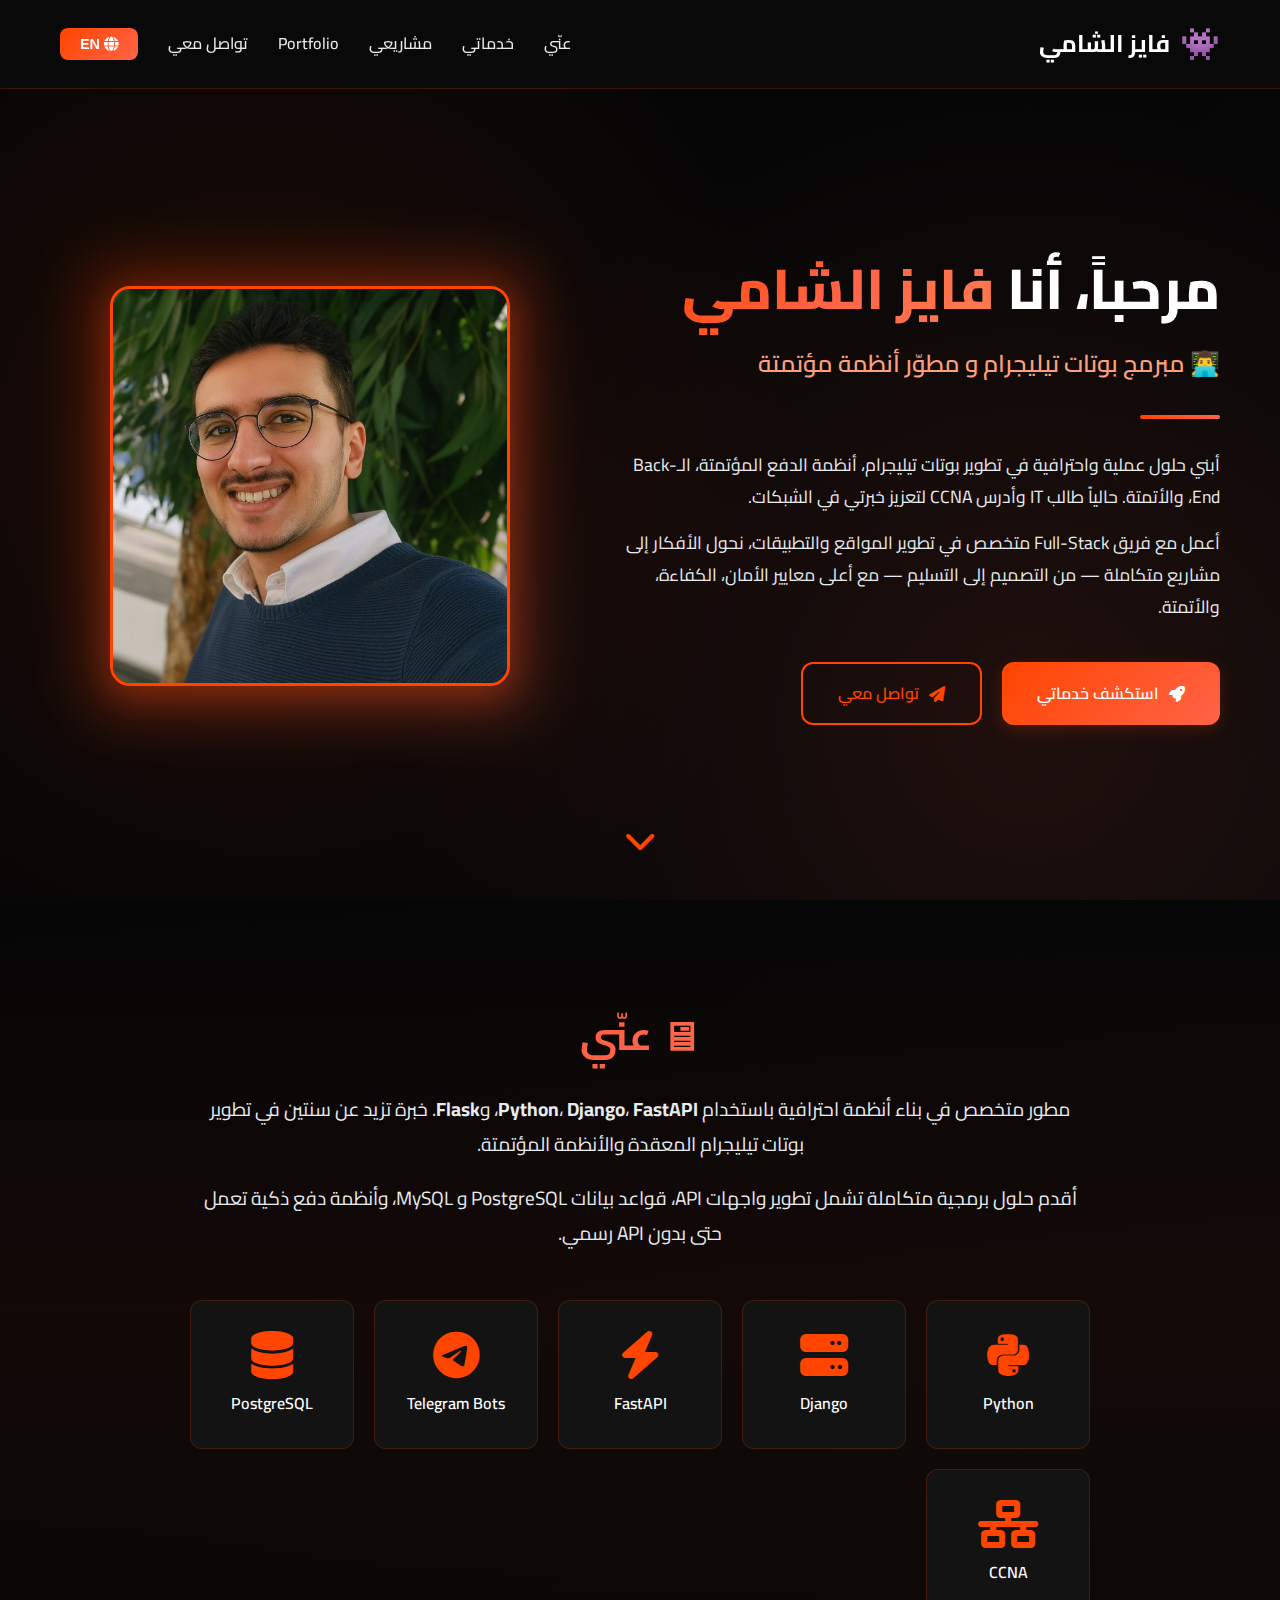
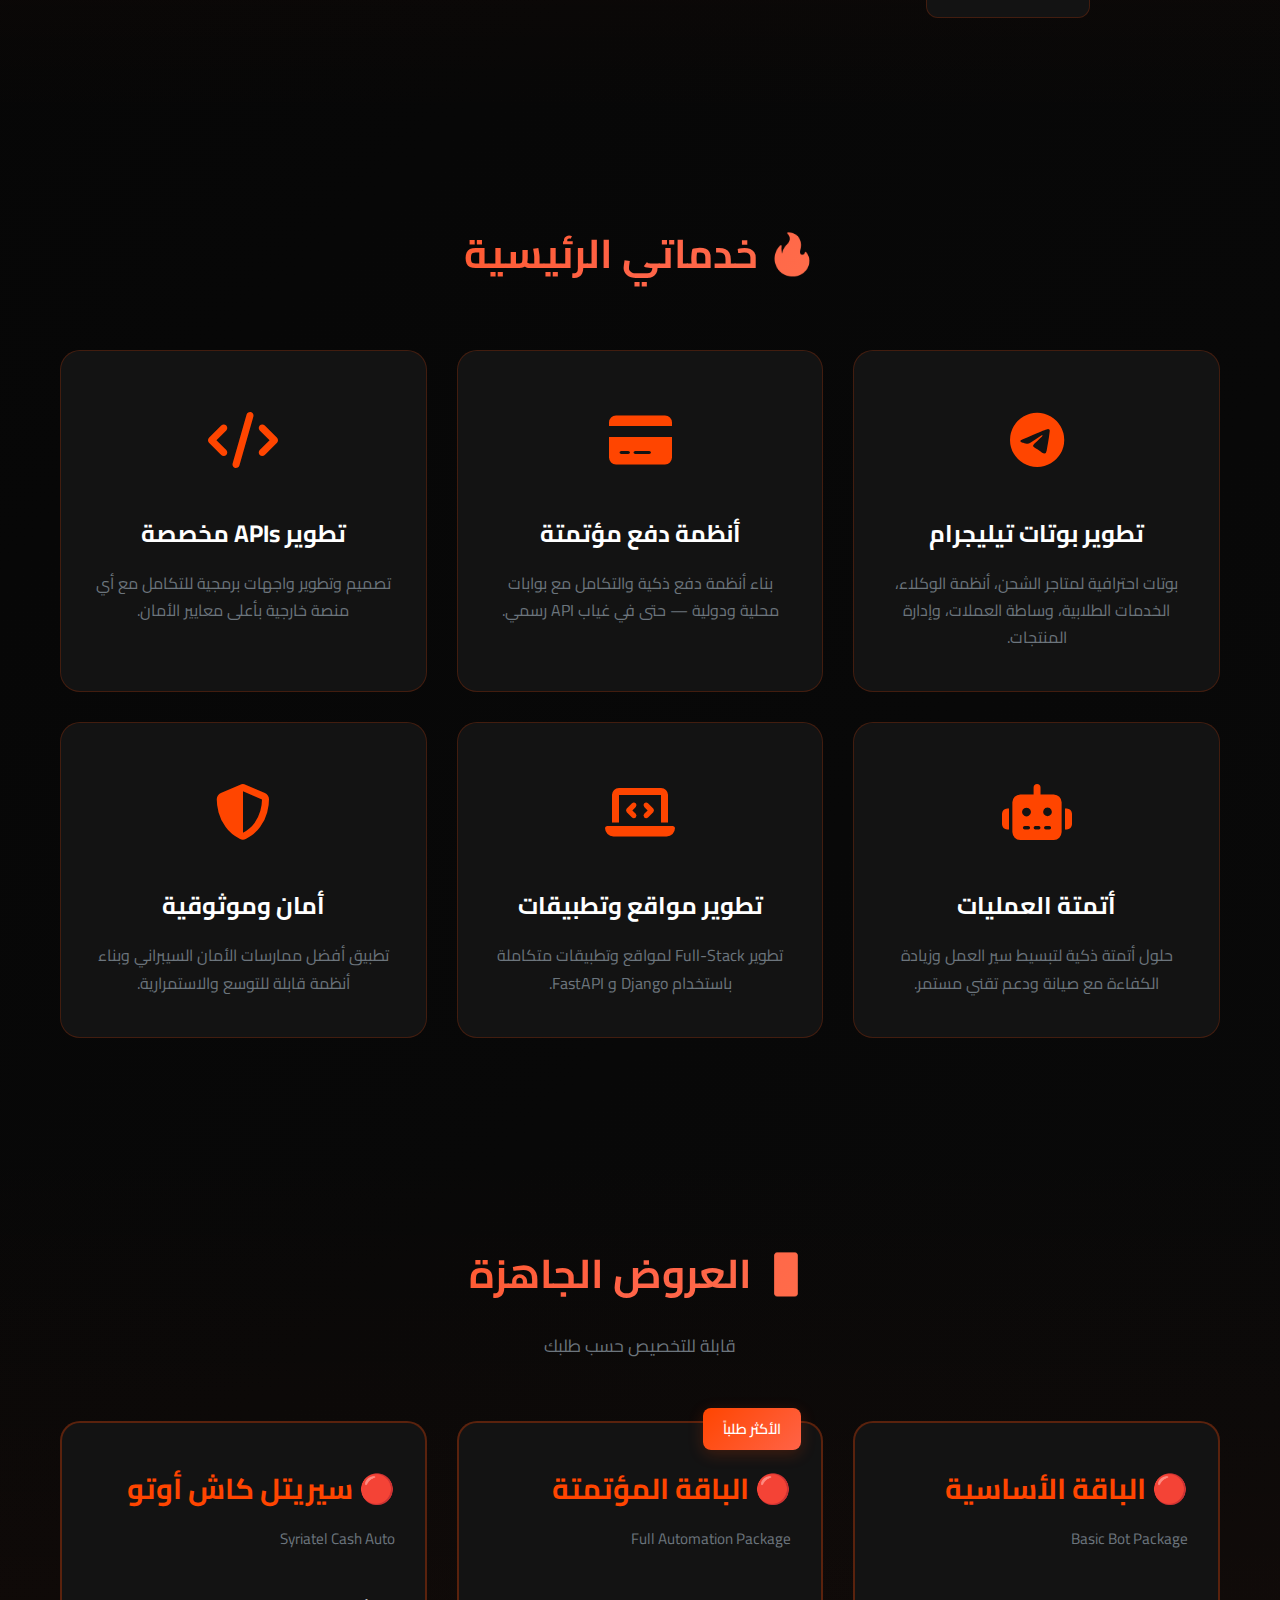
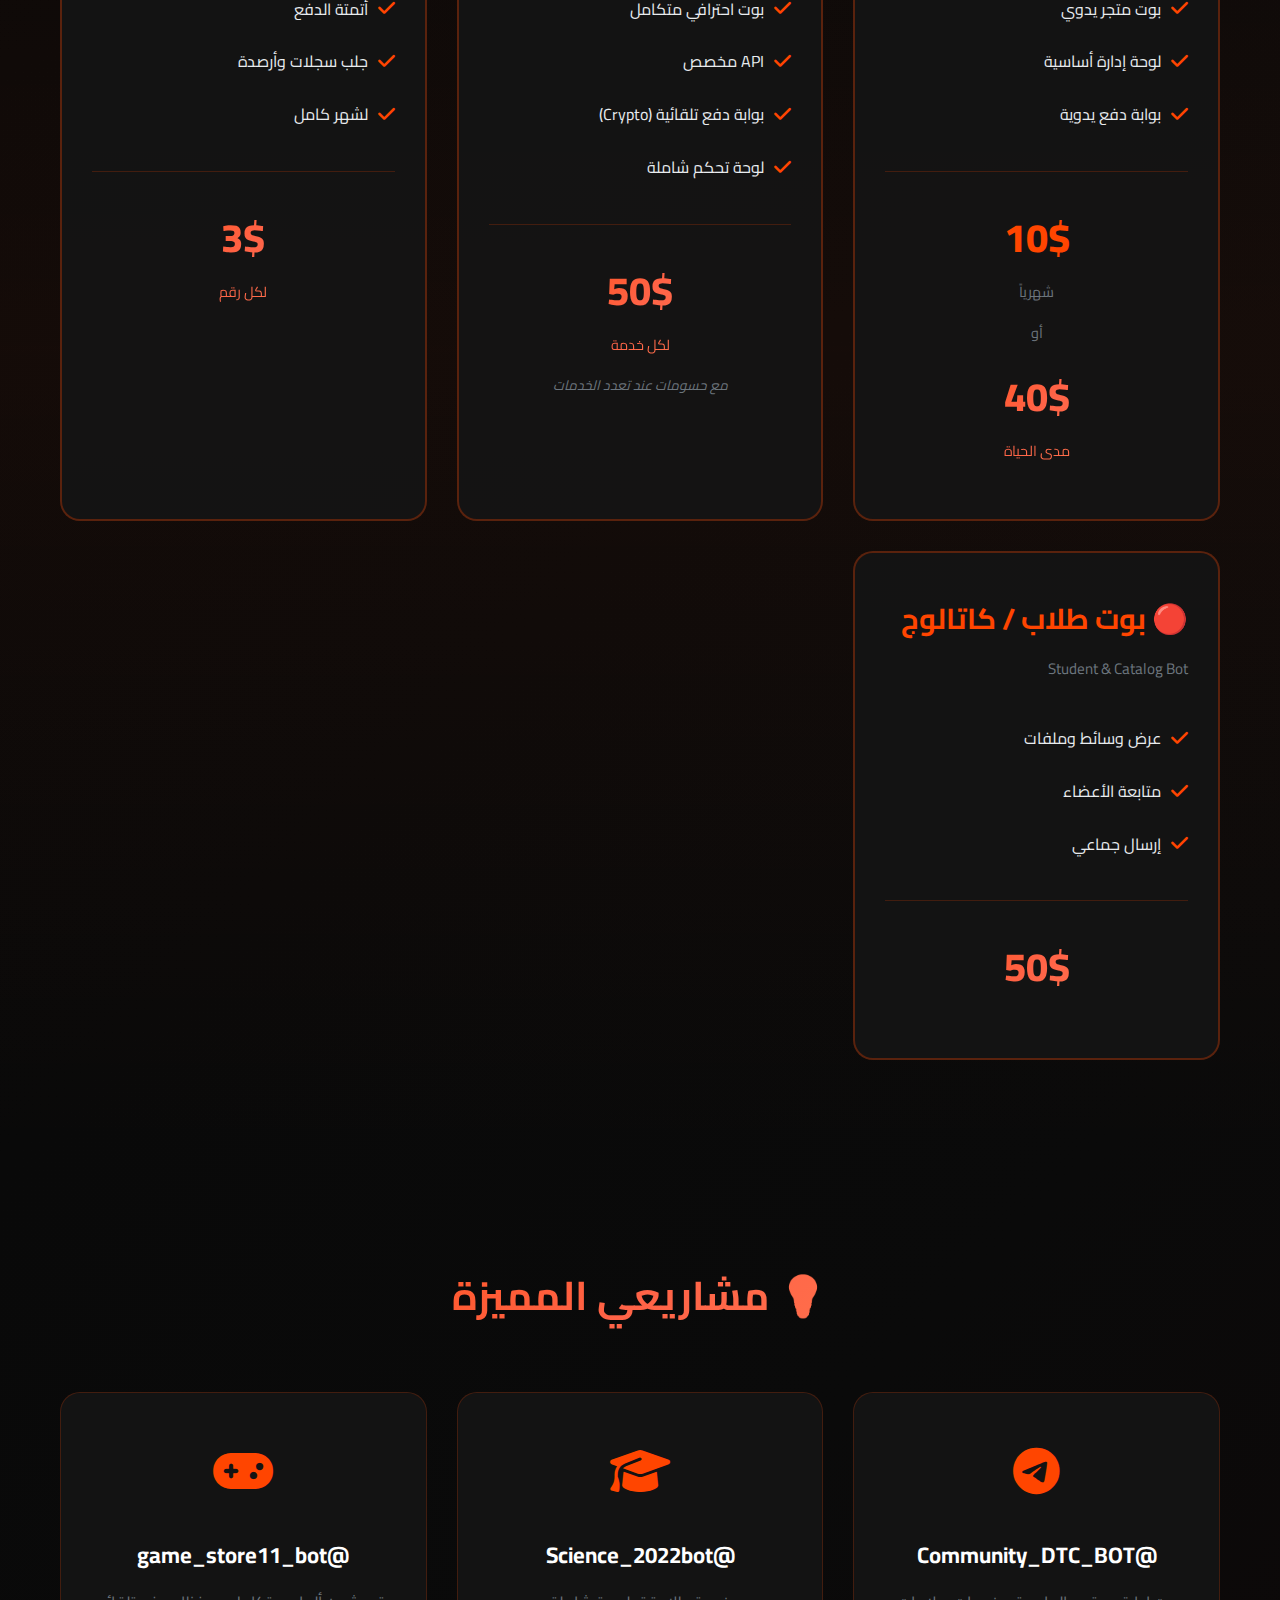
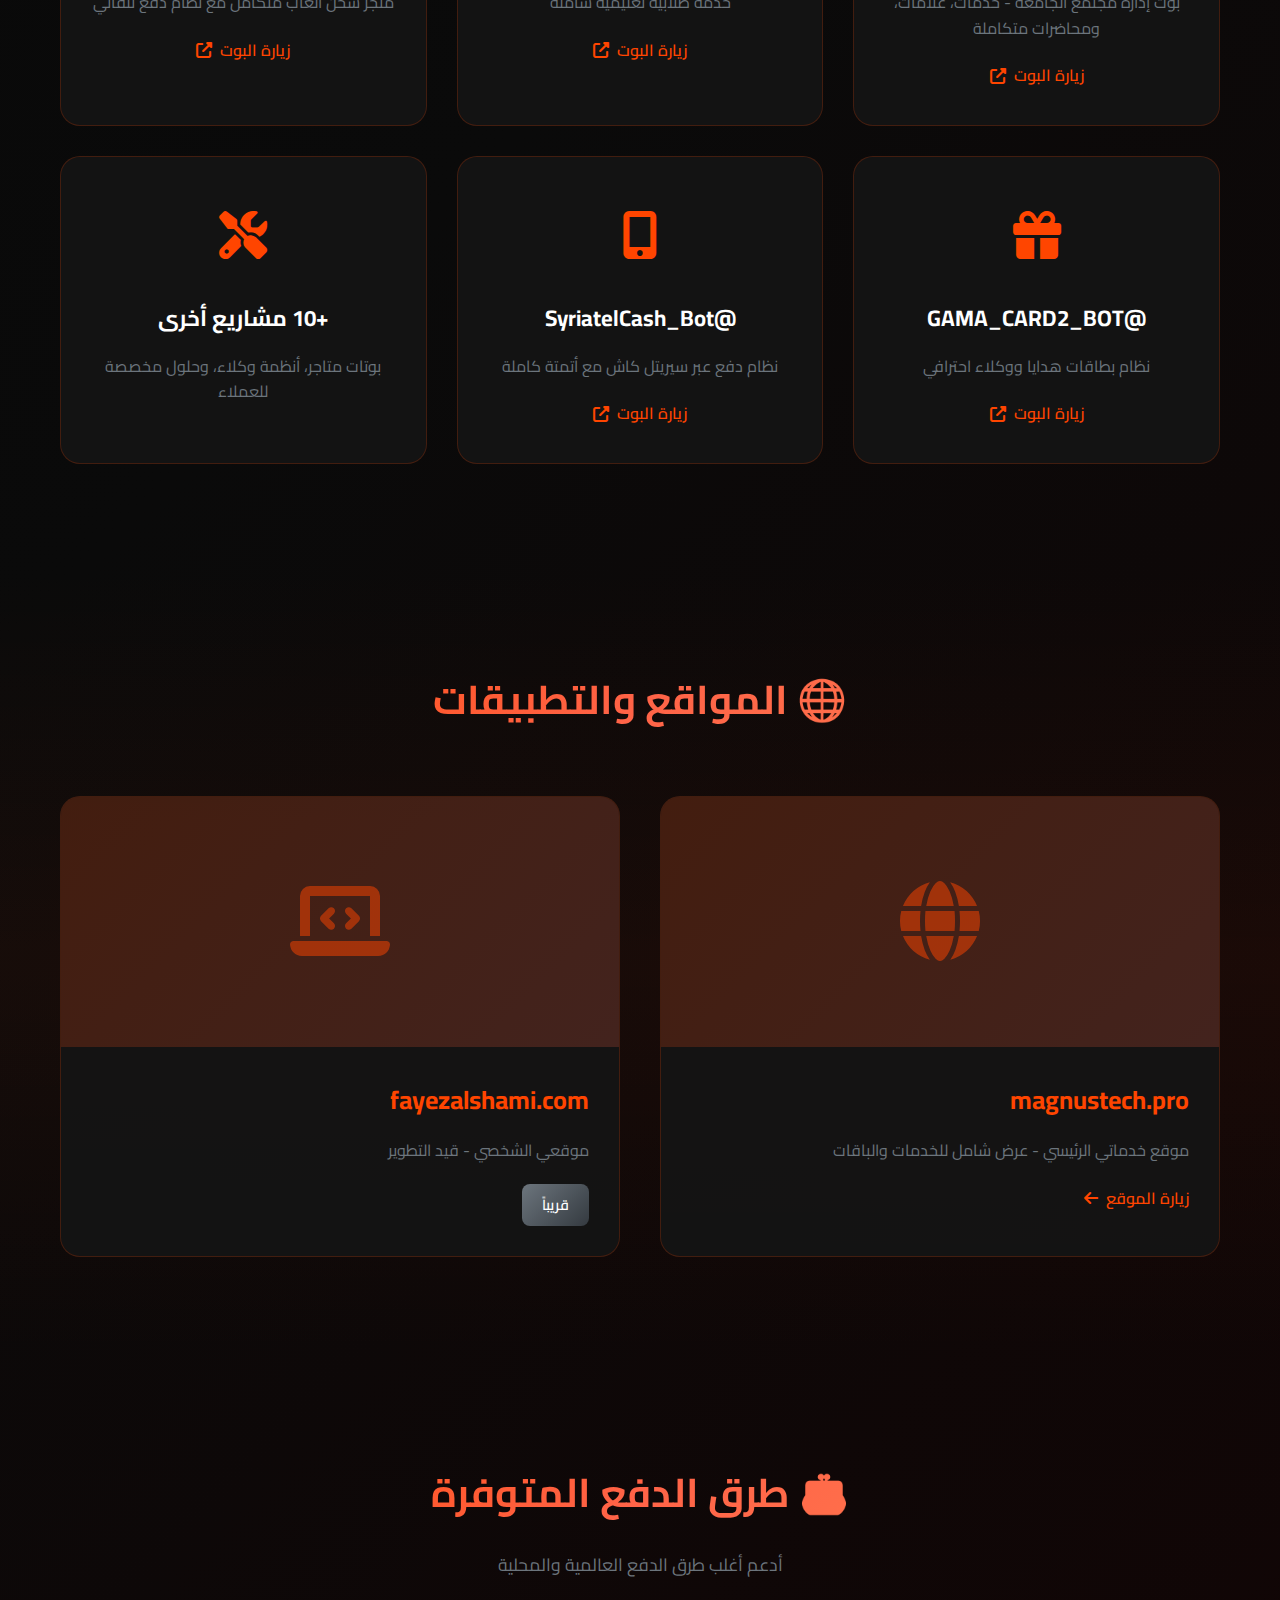
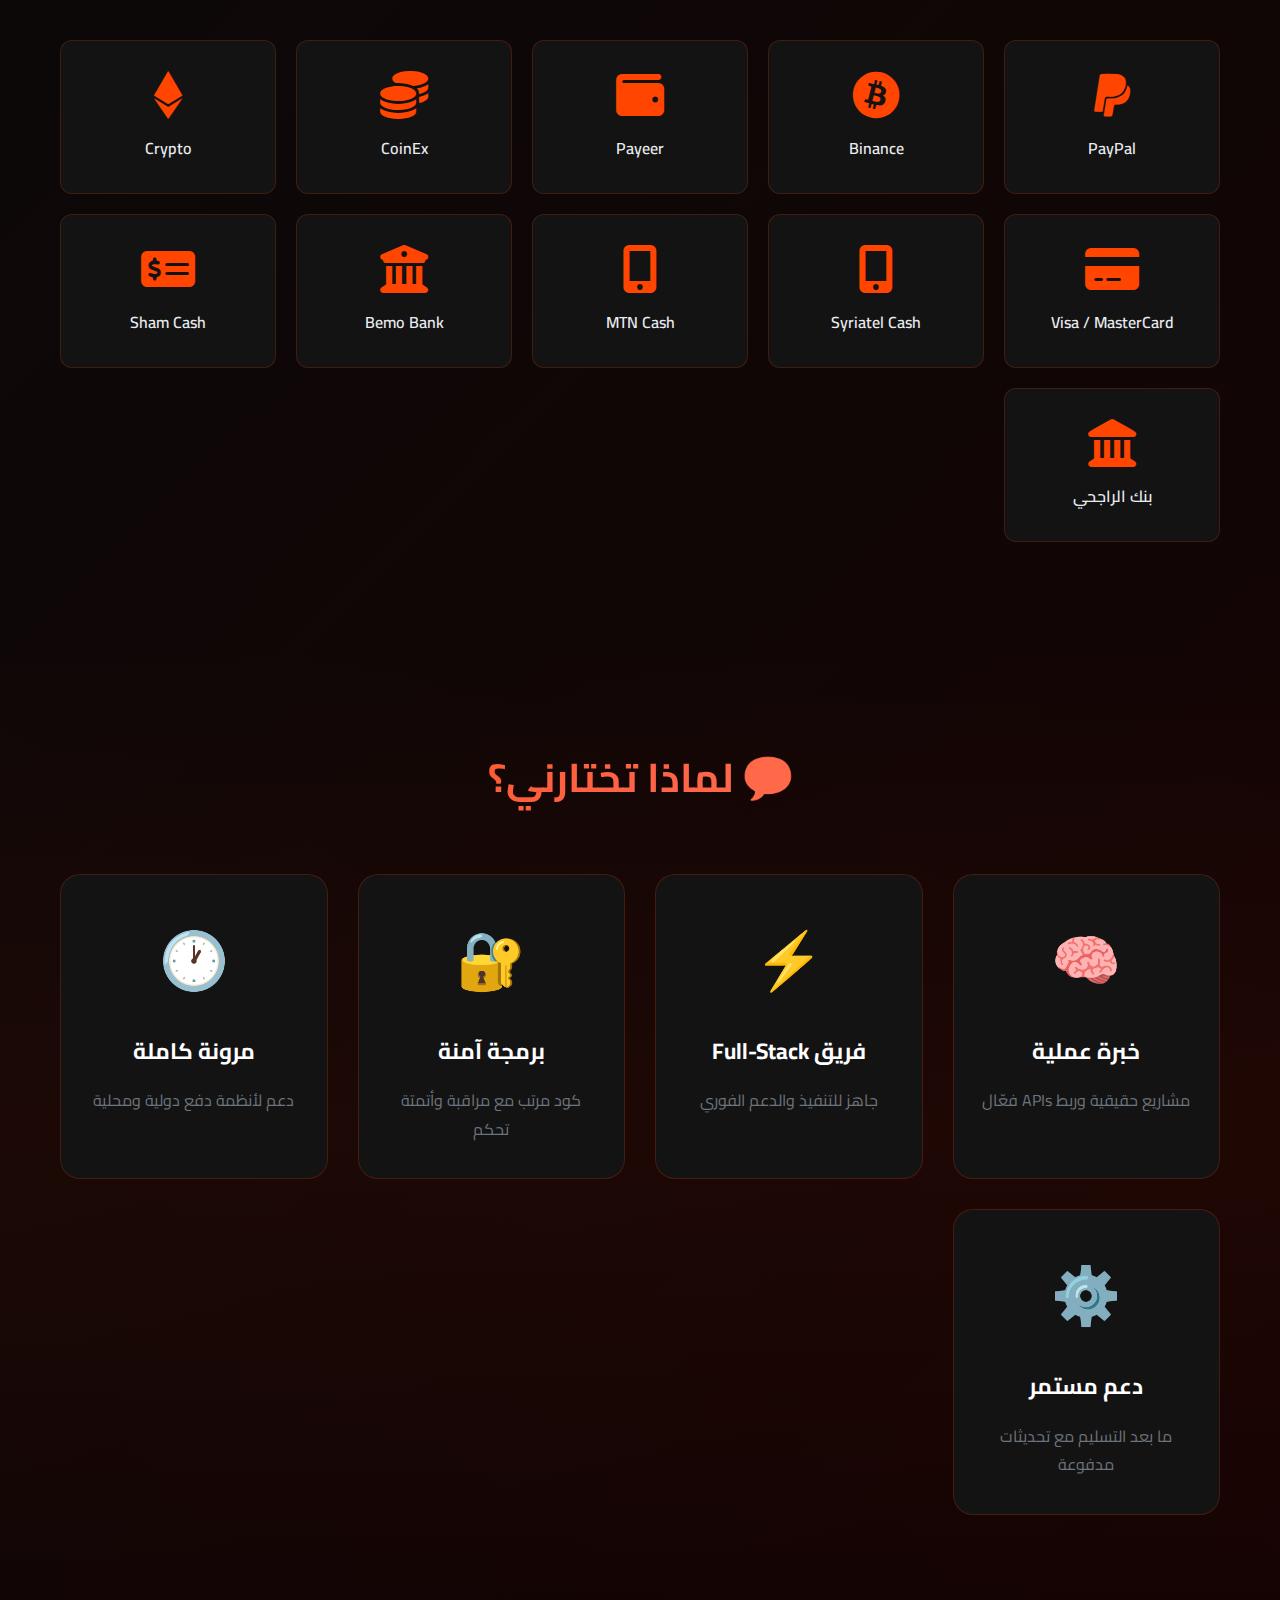
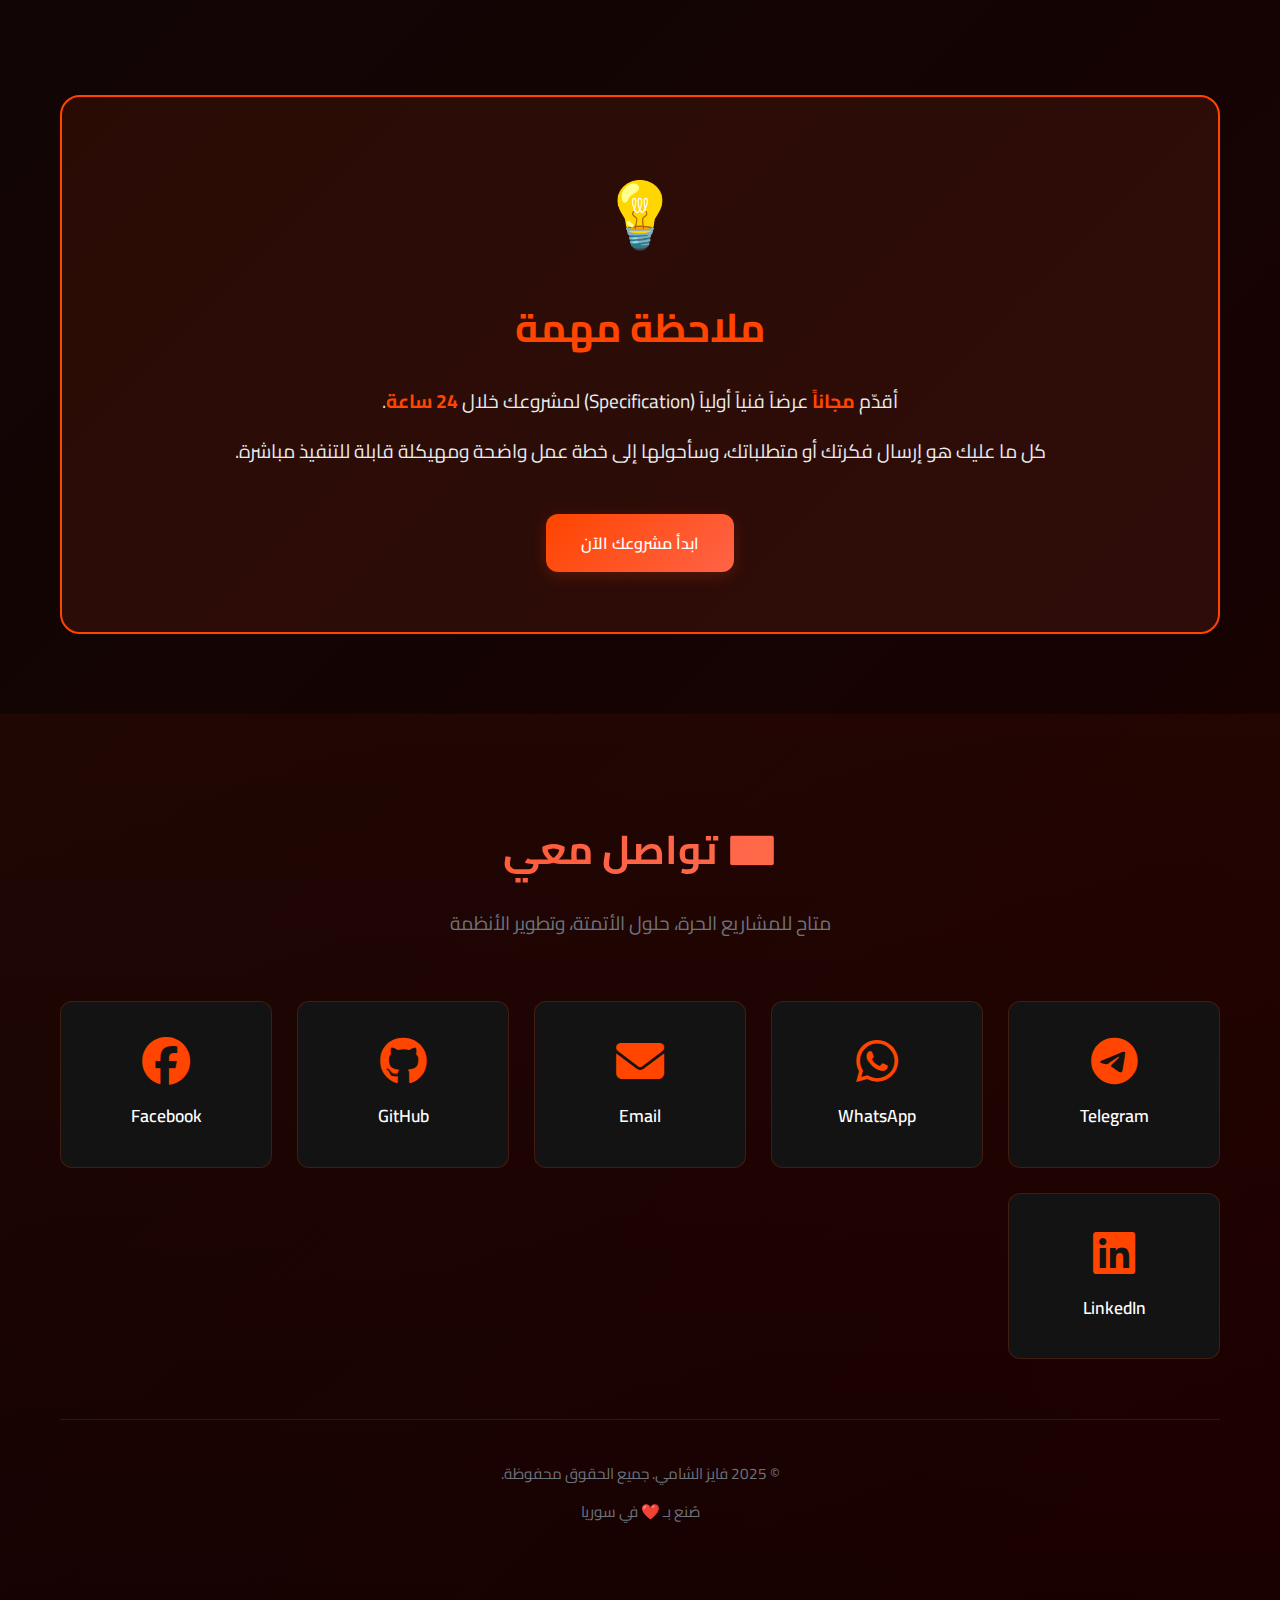
<file: FayezAlshami/index.html>
<!DOCTYPE html>
<html lang="ar" dir="rtl">
  <head>
    <meta charset="UTF-8" />
    <meta name="viewport" content="width=device-width, initial-scale=1.0" />
    <meta
      name="description"
      content="فايز الشامي - مبرمج بوتات تيليجرام ومطور أنظمة مؤتمتة، متخصص في تطوير Back-End وأنظمة الدفع"
    />
    <meta
      name="keywords"
      content="فايز الشامي, بوتات تيليجرام, تطوير مواقع, Django, FastAPI, Python"
    />
    <title>فايز الشامي | مبرمج بوتات و مطوّر أنظمة مؤتمتة</title>

    <link rel="preconnect" href="https://fonts.googleapis.com" />
    <link rel="preconnect" href="https://fonts.gstatic.com" crossorigin />
    <link
      href="https://fonts.googleapis.com/css2?family=Cairo:wght@300;400;600;700;800&display=swap"
      rel="stylesheet"
    />

    <link
      rel="stylesheet"
      href="https://cdnjs.cloudflare.com/ajax/libs/font-awesome/6.5.2/css/all.min.css"
    />

    <link rel="stylesheet" href="css/style.css" />
  </head>
  <body>
    <!-- Header -->
    <header class="main-header">
      <div class="container">
        <nav class="navbar">
          <div class="logo">
            <a href="#hero">
              <span class="logo-icon">👾</span>
              <span class="logo-text">فايز الشامي</span>
            </a>
          </div>
          <div class="nav-menu">
            <a href="#about" class="nav-link">عنّي</a>
            <a href="#services" class="nav-link">خدماتي</a>
            <a href="#projects" class="nav-link">مشاريعي</a>
            <a href="#portfolio" class="nav-link">Portfolio</a>
            <a href="#contact" class="nav-link">تواصل معي</a>
            <button class="lang-switcher">
              <i class="fas fa-globe"></i> EN
            </button>
          </div>
          <div class="mobile-menu-toggle" onclick="toggleMobileMenu()">
            <i class="fas fa-bars"></i>
          </div>
        </nav>
      </div>
    </header>

    <!-- Hero Section -->
    <section id="hero" class="hero-section">
      <div class="hero-bg-overlay"></div>
      <div class="container">
        <div class="hero-content">
          <div class="hero-text" data-aos="fade-left">
            <h1 class="hero-title">
              مرحباً، أنا <span class="highlight">فايز الشامي</span>
            </h1>
            <p class="hero-subtitle">
              👨‍💻 مبرمج بوتات تيليجرام و مطوّر أنظمة مؤتمتة
            </p>
            <div class="hero-divider"></div>
            <p class="hero-description">
              أبني حلول عملية واحترافية في تطوير بوتات تيليجرام، أنظمة الدفع
              المؤتمتة، الـBack-End، والأتمتة. حالياً طالب IT وأدرس CCNA لتعزيز
              خبرتي في الشبكات.
            </p>
            <p class="hero-description">
              أعمل مع فريق Full-Stack متخصص في تطوير المواقع والتطبيقات، نحول
              الأفكار إلى مشاريع متكاملة — من التصميم إلى التسليم — مع أعلى
              معايير الأمان، الكفاءة، والأتمتة.
            </p>
            <div class="hero-buttons">
              <a href="#services" class="btn btn-primary">
                <i class="fas fa-rocket"></i> استكشف خدماتي
              </a>
              <a href="#contact" class="btn btn-secondary">
                <i class="fas fa-paper-plane"></i> تواصل معي
              </a>
            </div>
          </div>
          <div class="hero-image" data-aos="fade-right">
            <div class="image-wrapper">
              <img src="images/myphoto.jpg" alt="فايز الشامي" />
              <div class="image-glow"></div>
            </div>
          </div>
        </div>
      </div>
      <div class="scroll-indicator">
        <i class="fas fa-chevron-down"></i>
      </div>
    </section>

    <!-- About Section -->
    <section id="about" class="about-section">
      <div class="container">
        <h2 class="section-title" data-aos="fade-up">🖥 عنّي</h2>
        <div class="about-content">
          <div class="about-text" data-aos="fade-up">
            <p>
              مطور متخصص في بناء أنظمة احترافية باستخدام
              <strong>Python</strong>، <strong>Django</strong>،
              <strong>FastAPI</strong>، و<strong>Flask</strong>. خبرة تزيد عن
              سنتين في تطوير بوتات تيليجرام المعقدة والأنظمة المؤتمتة.
            </p>
            <p>
              أقدم حلول برمجية متكاملة تشمل تطوير واجهات API، قواعد بيانات
              PostgreSQL و MySQL، وأنظمة دفع ذكية تعمل حتى بدون API رسمي.
            </p>
          </div>
          <div class="skills-grid" data-aos="fade-up">
            <div class="skill-item">
              <i class="fab fa-python"></i>
              <span>Python</span>
            </div>
            <div class="skill-item">
              <i class="fas fa-server"></i>
              <span>Django</span>
            </div>
            <div class="skill-item">
              <i class="fas fa-bolt"></i>
              <span>FastAPI</span>
            </div>
            <div class="skill-item">
              <i class="fab fa-telegram"></i>
              <span>Telegram Bots</span>
            </div>
            <div class="skill-item">
              <i class="fas fa-database"></i>
              <span>PostgreSQL</span>
            </div>
            <div class="skill-item">
              <i class="fas fa-network-wired"></i>
              <span>CCNA</span>
            </div>
          </div>
        </div>
      </div>
    </section>

    <!-- Services Section -->
    <section id="services" class="services-section">
      <div class="container">
        <h2 class="section-title" data-aos="fade-up">🔥 خدماتي الرئيسية</h2>
        <div class="services-grid">
          <div class="service-card" data-aos="zoom-in">
            <div class="service-icon">
              <i class="fab fa-telegram"></i>
            </div>
            <h3>تطوير بوتات تيليجرام</h3>
            <p>
              بوتات احترافية لمتاجر الشحن، أنظمة الوكلاء، الخدمات الطلابية،
              وساطة العملات، وإدارة المنتجات.
            </p>
          </div>

          <div class="service-card" data-aos="zoom-in" data-aos-delay="100">
            <div class="service-icon">
              <i class="fas fa-credit-card"></i>
            </div>
            <h3>أنظمة دفع مؤتمتة</h3>
            <p>
              بناء أنظمة دفع ذكية والتكامل مع بوابات محلية ودولية — حتى في غياب
              API رسمي.
            </p>
          </div>

          <div class="service-card" data-aos="zoom-in" data-aos-delay="200">
            <div class="service-icon">
              <i class="fas fa-code"></i>
            </div>
            <h3>تطوير APIs مخصصة</h3>
            <p>
              تصميم وتطوير واجهات برمجية للتكامل مع أي منصة خارجية بأعلى معايير
              الأمان.
            </p>
          </div>

          <div class="service-card" data-aos="zoom-in" data-aos-delay="300">
            <div class="service-icon">
              <i class="fas fa-robot"></i>
            </div>
            <h3>أتمتة العمليات</h3>
            <p>
              حلول أتمتة ذكية لتبسيط سير العمل وزيادة الكفاءة مع صيانة ودعم تقني
              مستمر.
            </p>
          </div>

          <div class="service-card" data-aos="zoom-in" data-aos-delay="400">
            <div class="service-icon">
              <i class="fas fa-laptop-code"></i>
            </div>
            <h3>تطوير مواقع وتطبيقات</h3>
            <p>
              تطوير Full-Stack لمواقع وتطبيقات متكاملة باستخدام Django و
              FastAPI.
            </p>
          </div>

          <div class="service-card" data-aos="zoom-in" data-aos-delay="500">
            <div class="service-icon">
              <i class="fas fa-shield-alt"></i>
            </div>
            <h3>أمان وموثوقية</h3>
            <p>
              تطبيق أفضل ممارسات الأمان السيبراني وبناء أنظمة قابلة للتوسع
              والاستمرارية.
            </p>
          </div>
        </div>
      </div>
    </section>

    <!-- Packages Section -->
    <section id="packages" class="packages-section">
      <div class="container">
        <h2 class="section-title" data-aos="fade-up">📱 العروض الجاهزة</h2>
        <p class="section-subtitle" data-aos="fade-up">
          قابلة للتخصيص حسب طلبك
        </p>
        <div class="packages-grid">
          <div class="package-card basic" data-aos="flip-up">
            <div class="package-header">
              <h3>🔴 الباقة الأساسية</h3>
              <p class="package-subtitle">Basic Bot Package</p>
            </div>
            <div class="package-body">
              <ul class="package-features">
                <li><i class="fas fa-check"></i> بوت متجر يدوي</li>
                <li><i class="fas fa-check"></i> لوحة إدارة أساسية</li>
                <li><i class="fas fa-check"></i> بوابة دفع يدوية</li>
              </ul>
            </div>
            <div class="package-pricing">
              <div class="price-option">
                <span class="price">10$</span>
                <span class="period">شهرياً</span>
              </div>
              <div class="price-divider">أو</div>
              <div class="price-option highlight">
                <span class="price">40$</span>
                <span class="period">مدى الحياة</span>
              </div>
            </div>
          </div>

          <div
            class="package-card automation"
            data-aos="flip-up"
            data-aos-delay="100"
          >
            <div class="package-badge">الأكثر طلباً</div>
            <div class="package-header">
              <h3>🔴 الباقة المؤتمتة</h3>
              <p class="package-subtitle">Full Automation Package</p>
            </div>
            <div class="package-body">
              <ul class="package-features">
                <li><i class="fas fa-check"></i> بوت احترافي متكامل</li>
                <li><i class="fas fa-check"></i> API مخصص</li>
                <li><i class="fas fa-check"></i> بوابة دفع تلقائية (Crypto)</li>
                <li><i class="fas fa-check"></i> لوحة تحكم شاملة</li>
              </ul>
            </div>
            <div class="package-pricing">
              <div class="price-option highlight">
                <span class="price">50$</span>
                <span class="period">لكل خدمة</span>
              </div>
              <p class="discount-note">مع حسومات عند تعدد الخدمات</p>
            </div>
          </div>

          <div
            class="package-card syriatel"
            data-aos="flip-up"
            data-aos-delay="200"
          >
            <div class="package-header">
              <h3>🔴 سيريتل كاش أوتو</h3>
              <p class="package-subtitle">Syriatel Cash Auto</p>
            </div>
            <div class="package-body">
              <ul class="package-features">
                <li><i class="fas fa-check"></i> أتمتة الدفع</li>
                <li><i class="fas fa-check"></i> جلب سجلات وأرصدة</li>
                <li><i class="fas fa-check"></i> لشهر كامل</li>
              </ul>
            </div>
            <div class="package-pricing">
              <div class="price-option highlight">
                <span class="price">3$</span>
                <span class="period">لكل رقم</span>
              </div>
            </div>
          </div>

          <div
            class="package-card student"
            data-aos="flip-up"
            data-aos-delay="300"
          >
            <div class="package-header">
              <h3>🔴 بوت طلاب / كاتالوج</h3>
              <p class="package-subtitle">Student & Catalog Bot</p>
            </div>
            <div class="package-body">
              <ul class="package-features">
                <li><i class="fas fa-check"></i> عرض وسائط وملفات</li>
                <li><i class="fas fa-check"></i> متابعة الأعضاء</li>
                <li><i class="fas fa-check"></i> إرسال جماعي</li>
              </ul>
            </div>
            <div class="package-pricing">
              <div class="price-option highlight">
                <span class="price">50$</span>
              </div>
            </div>
          </div>
        </div>
      </div>
    </section>

    <!-- Projects Section -->
    <section id="projects" class="projects-section">
      <div class="container">
        <h2 class="section-title" data-aos="fade-up">💡 مشاريعي المميزة</h2>
        <div class="projects-grid">
          <div class="project-card" data-aos="fade-up">
            <div class="project-icon">
              <i class="fab fa-telegram"></i>
            </div>
            <h3>@Community_DTC_BOT</h3>
            <p>بوت إدارة مجتمع الجامعة - خدمات، علامات، ومحاضرات متكاملة</p>
            <a
              href="https://t.me/Community_DTC_BOT"
              target="_blank"
              class="project-link"
            >
              زيارة البوت <i class="fas fa-external-link-alt"></i>
            </a>
          </div>

          <div class="project-card" data-aos="fade-up" data-aos-delay="100">
            <div class="project-icon">
              <i class="fas fa-graduation-cap"></i>
            </div>
            <h3>@Science_2022bot</h3>
            <p>خدمة طلابية تعليمية شاملة</p>
            <a
              href="https://t.me/Science_2022bot"
              target="_blank"
              class="project-link"
            >
              زيارة البوت <i class="fas fa-external-link-alt"></i>
            </a>
          </div>

          <div class="project-card" data-aos="fade-up" data-aos-delay="200">
            <div class="project-icon">
              <i class="fas fa-gamepad"></i>
            </div>
            <h3>@game_store11_bot</h3>
            <p>متجر شحن ألعاب متكامل مع نظام دفع تلقائي</p>
            <a
              href="https://t.me/game_store11_bot"
              target="_blank"
              class="project-link"
            >
              زيارة البوت <i class="fas fa-external-link-alt"></i>
            </a>
          </div>

          <div class="project-card" data-aos="fade-up" data-aos-delay="300">
            <div class="project-icon">
              <i class="fas fa-gift"></i>
            </div>
            <h3>@GAMA_CARD2_BOT</h3>
            <p>نظام بطاقات هدايا ووكلاء احترافي</p>
            <a
              href="https://t.me/GAMA_CARD2_BOT"
              target="_blank"
              class="project-link"
            >
              زيارة البوت <i class="fas fa-external-link-alt"></i>
            </a>
          </div>

          <div class="project-card" data-aos="fade-up" data-aos-delay="400">
            <div class="project-icon">
              <i class="fas fa-mobile-alt"></i>
            </div>
            <h3>@SyriatelCash_Bot</h3>
            <p>نظام دفع عبر سيريتل كاش مع أتمتة كاملة</p>
            <a
              href="https://t.me/SyriatelCash_Bot"
              target="_blank"
              class="project-link"
            >
              زيارة البوت <i class="fas fa-external-link-alt"></i>
            </a>
          </div>

          <div class="project-card" data-aos="fade-up" data-aos-delay="500">
            <div class="project-icon">
              <i class="fas fa-tools"></i>
            </div>
            <h3>+10 مشاريع أخرى</h3>
            <p>بوتات متاجر، أنظمة وكلاء، وحلول مخصصة للعملاء</p>
          </div>
        </div>
      </div>
    </section>

    <!-- Portfolio / Websites Section -->
    <section id="portfolio" class="portfolio-section">
      <div class="container">
        <h2 class="section-title" data-aos="fade-up">🌐 المواقع والتطبيقات</h2>
        <div class="portfolio-grid">
          <div class="portfolio-card" data-aos="zoom-in">
            <div class="portfolio-image">
              <div class="portfolio-placeholder">
                <i class="fas fa-globe"></i>
              </div>
            </div>
            <div class="portfolio-content">
              <h3>magnustech.pro</h3>
              <p>موقع خدماتي الرئيسي - عرض شامل للخدمات والباقات</p>
              <a
                href="http://magnustech.pro/"
                target="_blank"
                class="portfolio-link"
              >
                زيارة الموقع <i class="fas fa-arrow-left"></i>
              </a>
            </div>
          </div>

          <div class="portfolio-card" data-aos="zoom-in" data-aos-delay="100">
            <div class="portfolio-image">
              <div class="portfolio-placeholder">
                <i class="fas fa-laptop-code"></i>
              </div>
            </div>
            <div class="portfolio-content">
              <h3>fayezalshami.com</h3>
              <p>موقعي الشخصي - قيد التطوير</p>
              <span class="coming-soon-badge">قريباً</span>
            </div>
          </div>
        </div>
      </div>
    </section>

    <!-- Payment Methods Section -->
    <section id="payment" class="payment-section">
      <div class="container">
        <h2 class="section-title" data-aos="fade-up">👛 طرق الدفع المتوفرة</h2>
        <p class="section-subtitle" data-aos="fade-up">
          أدعم أغلب طرق الدفع العالمية والمحلية
        </p>
        <div class="payment-grid" data-aos="zoom-in">
          <div class="payment-item">
            <i class="fab fa-paypal"></i>
            <span>PayPal</span>
          </div>
          <div class="payment-item">
            <i class="fab fa-bitcoin"></i>
            <span>Binance</span>
          </div>
          <div class="payment-item">
            <i class="fas fa-wallet"></i>
            <span>Payeer</span>
          </div>
          <div class="payment-item">
            <i class="fas fa-coins"></i>
            <span>CoinEx</span>
          </div>
          <div class="payment-item">
            <i class="fab fa-ethereum"></i>
            <span>Crypto</span>
          </div>
          <div class="payment-item">
            <i class="fas fa-credit-card"></i>
            <span>Visa / MasterCard</span>
          </div>
          <div class="payment-item">
            <i class="fas fa-mobile-alt"></i>
            <span>Syriatel Cash</span>
          </div>
          <div class="payment-item">
            <i class="fas fa-mobile-alt"></i>
            <span>MTN Cash</span>
          </div>
          <div class="payment-item">
            <i class="fas fa-university"></i>
            <span>Bemo Bank</span>
          </div>
          <div class="payment-item">
            <i class="fas fa-money-check-alt"></i>
            <span>Sham Cash</span>
          </div>
          <div class="payment-item">
            <i class="fas fa-landmark"></i>
            <span>بنك الراجحي</span>
          </div>
        </div>
      </div>
    </section>

    <!-- Why Me Section -->
    <section id="why-me" class="why-me-section">
      <div class="container">
        <h2 class="section-title" data-aos="fade-up">💬 لماذا تختارني؟</h2>
        <div class="why-me-grid">
          <div class="why-me-card" data-aos="fade-up">
            <div class="why-me-icon">🧠</div>
            <h3>خبرة عملية</h3>
            <p>مشاريع حقيقية وربط APIs فعّال</p>
          </div>
          <div class="why-me-card" data-aos="fade-up" data-aos-delay="100">
            <div class="why-me-icon">⚡️</div>
            <h3>فريق Full-Stack</h3>
            <p>جاهز للتنفيذ والدعم الفوري</p>
          </div>
          <div class="why-me-card" data-aos="fade-up" data-aos-delay="200">
            <div class="why-me-icon">🔐</div>
            <h3>برمجة آمنة</h3>
            <p>كود مرتب مع مراقبة وأتمتة تحكم</p>
          </div>
          <div class="why-me-card" data-aos="fade-up" data-aos-delay="300">
            <div class="why-me-icon">🕐</div>
            <h3>مرونة كاملة</h3>
            <p>دعم لأنظمة دفع دولية ومحلية</p>
          </div>
          <div class="why-me-card" data-aos="fade-up" data-aos-delay="400">
            <div class="why-me-icon">⚙️</div>
            <h3>دعم مستمر</h3>
            <p>ما بعد التسليم مع تحديثات مدفوعة</p>
          </div>
        </div>
      </div>
    </section>

    <!-- Special Offer Section -->
    <section class="special-offer-section">
      <div class="container">
        <div class="special-offer-content" data-aos="zoom-in">
          <div class="offer-icon">💡</div>
          <h2>ملاحظة مهمة</h2>
          <p>
            أقدّم <strong>مجاناً</strong> عرضاً فنياً أولياً (Specification)
            لمشروعك خلال <strong>24 ساعة</strong>.
          </p>
          <p>
            كل ما عليك هو إرسال فكرتك أو متطلباتك، وسأحولها إلى خطة عمل واضحة
            ومهيكلة قابلة للتنفيذ مباشرة.
          </p>
          <a href="#contact" class="btn btn-primary">ابدأ مشروعك الآن</a>
        </div>
      </div>
    </section>

    <!-- Contact Section -->
    <footer id="contact" class="contact-section">
      <div class="container">
        <h2 class="section-title" data-aos="fade-up">✉️ تواصل معي</h2>
        <p class="contact-intro" data-aos="fade-up">
          متاح للمشاريع الحرة، حلول الأتمتة، وتطوير الأنظمة
        </p>

        <div class="contact-grid">
          <a
            href="https://t.me/Fayez_Alshami"
            target="_blank"
            class="contact-card"
            data-aos="zoom-in"
          >
            <i class="fab fa-telegram"></i>
            <span>Telegram</span>
          </a>
          <a
            href="https://wa.me/message/U4CH4MFWMZF2J1"
            target="_blank"
            class="contact-card"
            data-aos="zoom-in"
            data-aos-delay="50"
          >
            <i class="fab fa-whatsapp"></i>
            <span>WhatsApp</span>
          </a>
          <a
            href="mailto:fayezalshami.dev@gmail.com"
            class="contact-card"
            data-aos="zoom-in"
            data-aos-delay="100"
          >
            <i class="fas fa-envelope"></i>
            <span>Email</span>
          </a>
          <a
            href="https://github.com/FayezAlshami"
            target="_blank"
            class="contact-card"
            data-aos="zoom-in"
            data-aos-delay="150"
          >
            <i class="fab fa-github"></i>
            <span>GitHub</span>
          </a>
          <a
            href="https://www.facebook.com/FayezAlshami.dev"
            target="_blank"
            class="contact-card"
            data-aos="zoom-in"
            data-aos-delay="200"
          >
            <i class="fab fa-facebook"></i>
            <span>Facebook</span>
          </a>
          <a
            href="https://www.linkedin.com/in/FayezAlshami"
            target="_blank"
            class="contact-card"
            data-aos="zoom-in"
            data-aos-delay="250"
          >
            <i class="fab fa-linkedin"></i>
            <span>LinkedIn</span>
          </a>
        </div>

        <div class="footer-bottom">
          <p class="copyright">© 2025 فايز الشامي. جميع الحقوق محفوظة.</p>
          <p class="made-with">
            صُنع بـ <span class="heart">❤️</span> في سوريا
          </p>
        </div>
      </div>
    </footer>

    <!-- Scroll to Top Button -->
    <button id="scrollTopBtn" class="scroll-top-btn" onclick="scrollToTop()">
      <i class="fas fa-arrow-up"></i>
    </button>

    <script src="https://unpkg.com/aos@2.3.1/dist/aos.js"></script>
    <script src="js/main.js"></script>
  </body>
</html>
</file>
<file: css/style.css>
/* ============================
   Global Variables & Reset
============================ */
:root {
  /* Fire Red Gradient Colors */
  --primary-red: #ff0000;
  --fire-red: #ff4500;
  --orange-red: #ff6347;
  --coral: #ff7f50;
  --light-coral: #ffa07a;

  /* Neutral Colors */
  --white: #ffffff;
  --off-white: #f8f9fa;
  --light-gray: #e9ecef;
  --gray: #6c757d;
  --dark-gray: #343a40;
  --black: #000000;

  /* Background */
  --bg-dark: #0a0a0a;
  --bg-darker: #050505;
  --bg-card: rgba(20, 20, 20, 0.95);

  /* Fonts */
  --font-primary: "Cairo", sans-serif;

  /* Spacing */
  --section-padding: 100px 0;
  --container-max-width: 1200px;

  /* Border Radius */
  --radius-sm: 8px;
  --radius-md: 12px;
  --radius-lg: 20px;

  /* Shadows */
  --shadow-sm: 0 2px 8px rgba(255, 69, 0, 0.1);
  --shadow-md: 0 4px 16px rgba(255, 69, 0, 0.2);
  --shadow-lg: 0 8px 32px rgba(255, 69, 0, 0.3);
  --glow: 0 0 20px rgba(255, 69, 0, 0.5);
}

* {
  margin: 0;
  padding: 0;
  box-sizing: border-box;
}

html {
  scroll-behavior: smooth;
  font-size: 16px;
}

body {
  font-family: var(--font-primary);
  background: linear-gradient(
    135deg,
    var(--bg-darker) 0%,
    var(--bg-dark) 50%,
    #1a0000 100%
  );
  color: var(--off-white);
  line-height: 1.8;
  overflow-x: hidden;
}

.container {
  max-width: var(--container-max-width);
  margin: 0 auto;
  padding: 0 20px;
}

/* ============================
   Header & Navigation
============================ */
.main-header {
  position: fixed;
  top: 0;
  width: 100%;
  background: rgba(10, 10, 10, 0.95);
  backdrop-filter: blur(10px);
  border-bottom: 1px solid rgba(255, 69, 0, 0.2);
  z-index: 1000;
  transition: all 0.3s ease;
}

.main-header.scrolled {
  box-shadow: var(--shadow-md);
}

.navbar {
  display: flex;
  justify-content: space-between;
  align-items: center;
  padding: 15px 0;
}

.logo a {
  display: flex;
  align-items: center;
  gap: 10px;
  text-decoration: none;
  font-size: 1.5rem;
  font-weight: 700;
  color: var(--white);
  transition: all 0.3s ease;
}

.logo-icon {
  width: 2rem;
  height: 2rem;
  border-radius: 50%;
  object-fit: cover;
  border: 2px solid var(--fire-red);
  transition: all 0.3s ease;
}

.logo a:hover {
  color: var(--fire-red);
  transform: translateY(-2px);
}

.logo a:hover .logo-icon {
  border-color: var(--orange-red);
  box-shadow: 0 0 10px rgba(255, 69, 0, 0.5);
}

.nav-menu {
  display: flex;
  align-items: center;
  gap: 30px;
}

.nav-link {
  color: var(--light-gray);
  text-decoration: none;
  font-size: 1rem;
  font-weight: 500;
  transition: all 0.3s ease;
  position: relative;
}

.nav-link::after {
  content: "";
  position: absolute;
  bottom: -5px;
  left: 0;
  width: 0;
  height: 2px;
  background: linear-gradient(90deg, var(--fire-red), var(--orange-red));
  transition: width 0.3s ease;
}

.nav-link:hover {
  color: var(--fire-red);
}

.nav-link:hover::after {
  width: 100%;
}

.lang-switcher {
  background: linear-gradient(135deg, var(--fire-red), var(--orange-red));
  color: var(--white);
  border: none;
  padding: 8px 20px;
  border-radius: var(--radius-sm);
  cursor: pointer;
  font-size: 0.9rem;
  font-weight: 600;
  transition: all 0.3s ease;
}

.lang-switcher:hover {
  transform: translateY(-2px);
  box-shadow: var(--glow);
}

.mobile-menu-toggle {
  display: none;
  font-size: 1.5rem;
  color: var(--white);
  cursor: pointer;
  transition: all 0.3s ease;
  z-index: 1001;
  padding: 8px;
  border-radius: var(--radius-sm);
}

.mobile-menu-toggle:hover {
  color: var(--fire-red);
  background: rgba(255, 69, 0, 0.1);
  transform: scale(1.1);
}

.mobile-menu-overlay {
  display: none;
  position: fixed;
  top: 0;
  left: 0;
  width: 100%;
  height: 100%;
  background: rgba(0, 0, 0, 0.7);
  backdrop-filter: blur(5px);
  z-index: 998;
  opacity: 0;
  transition: opacity 0.3s ease;
}

.mobile-menu-overlay.active {
  display: block;
  opacity: 1;
}

/* على الشاشات الصغيرة (أقل من 968px): اظهر الزر */
@media (max-width: 968px) {
  .mobile-menu-toggle {
    display: block;
  }

  .mobile-menu-overlay {
    display: block;
  }

  .nav-menu {
    display: flex !important;
    position: fixed;
    top: var(--header-h);
    right: -100%;
    width: 280px;
    max-width: 85vw;
    height: calc(100svh - var(--header-h));
    overflow-y: auto;
    background: rgba(10, 10, 10, 0.98);
    backdrop-filter: blur(20px);
    flex-direction: column;
    padding: 40px 20px;
    gap: 25px;
    transition: right 0.4s cubic-bezier(0.4, 0, 0.2, 1);
    box-shadow: -5px 0 30px rgba(255, 69, 0, 0.3);
    border-left: 2px solid rgba(255, 69, 0, 0.5);
    z-index: 999;
  }

  .nav-menu.mobile-active {
    right: 0;
  }

  .nav-link {
    font-size: 1.2rem;
    padding: 15px 20px;
    width: 100%;
    text-align: right;
    border-bottom: 1px solid rgba(255, 69, 0, 0.1);
    border-radius: var(--radius-sm);
    transition: all 0.3s ease;
  }

  .nav-link:hover {
    background: rgba(255, 69, 0, 0.1);
    padding-right: 25px;
  }

  .nav-link::after {
    display: none;
  }

  .lang-switcher {
    width: 100%;
    margin-top: 20px;
    padding: 15px 20px;
    font-size: 1.1rem;
  }
}

/* على الشاشات الكبيرة: اظهر القائمة بشكل أفقي */
@media (min-width: 969px) {
  .nav-menu {
    display: flex !important;
    position: static;
    flex-direction: row;
    width: auto;
    height: auto;
    background: transparent;
    padding: 0;
    gap: 30px;
    border: none;
    box-shadow: none;
  }
}
/* ============================
   Hero Section
============================ */
.hero-section {
  min-height: 100vh;
  display: flex;
  align-items: center;
  justify-content: center;
  position: relative;
  padding-top: 80px;
  overflow: hidden;
}

.hero-bg-overlay {
  position: absolute;
  top: 0;
  left: 0;
  width: 100%;
  height: 100%;
  background: radial-gradient(
      circle at 20% 50%,
      rgba(255, 69, 0, 0.1) 0%,
      transparent 50%
    ),
    radial-gradient(
      circle at 80% 80%,
      rgba(255, 99, 71, 0.1) 0%,
      transparent 50%
    );
  pointer-events: none;
}

.hero-content {
  display: grid;
  grid-template-columns: 1.2fr 1fr;
  gap: 60px;
  align-items: center;
  position: relative;
  z-index: 1;
}

.hero-text {
  animation: fadeInUp 1s ease;
}

.hero-title {
  font-size: 3.5rem;
  font-weight: 800;
  line-height: 1.2;
  margin-bottom: 20px;
  color: var(--white);
}

.highlight {
  background: linear-gradient(
    135deg,
    var(--fire-red),
    var(--orange-red),
    var(--coral)
  );
  -webkit-background-clip: text;
  -webkit-text-fill-color: transparent;
  background-clip: text;
}

.hero-subtitle {
  font-size: 1.5rem;
  color: var(--light-coral);
  margin-bottom: 20px;
  font-weight: 600;
}

.hero-divider {
  width: 400px;
  height: 4px;
  background: linear-gradient(90deg, var(--fire-red), var(--orange-red));
  margin: 30px 0;
  border-radius: 2px;
}

.hero-description {
  font-size: 1.1rem;
  color: var(--light-gray);
  margin-bottom: 15px;
  line-height: 1.8;
}
.hero-image .image-wrapper {
  transition: transform 0.2s ease-out;
}

.hero-buttons {
  display: flex;
  gap: 20px;
  margin-top: 40px;
}

.btn {
  display: inline-flex;
  align-items: center;
  gap: 10px;
  padding: 15px 35px;
  border-radius: var(--radius-md);
  font-size: 1rem;
  font-weight: 600;
  text-decoration: none;
  transition: all 0.3s ease;
  cursor: pointer;
}

.btn-primary {
  background: linear-gradient(135deg, var(--fire-red), var(--orange-red));
  color: var(--white);
  box-shadow: var(--shadow-md);
}

.btn-primary:hover {
  transform: translateY(-3px);
  box-shadow: var(--glow);
}

.btn-secondary {
  background: transparent;
  color: var(--fire-red);
  border: 2px solid var(--fire-red);
}

.btn-secondary:hover {
  background: var(--fire-red);
  color: var(--white);
  transform: translateY(-3px);
}

.hero-image {
  position: relative;
  animation: fadeInRight 1s ease;
}

.image-wrapper {
  position: relative;
  width: 100%;
  max-width: 400px;
  margin: 0 auto;
}

.image-wrapper img {
  width: 100%;
  height: auto;
  border-radius: var(--radius-lg);
  box-shadow: var(--shadow-lg);
  border: 3px solid var(--fire-red);
}

.image-glow {
  position: absolute;
  top: -20px;
  left: -20px;
  right: -20px;
  bottom: -20px;
  background: linear-gradient(135deg, var(--fire-red), var(--orange-red));
  border-radius: var(--radius-lg);
  opacity: 0.3;
  filter: blur(30px);
  z-index: -1;
  animation: pulse 3s infinite;
}

.scroll-indicator {
  position: absolute;
  bottom: 30px;
  left: 50%;
  transform: translateX(-50%);
  font-size: 2rem;
  color: var(--fire-red);
  animation: bounce 2s infinite;
}

/* ============================
   Section Titles
============================ */
.section-title {
  font-size: 2.5rem;
  font-weight: 700;
  text-align: center;
  margin-bottom: 20px;
  background: linear-gradient(
    135deg,
    var(--fire-red),
    var(--orange-red),
    var(--coral)
  );
  -webkit-background-clip: text;
  -webkit-text-fill-color: transparent;
  background-clip: text;
}

.section-subtitle {
  text-align: center;
  color: var(--gray);
  font-size: 1.1rem;
  margin-bottom: 60px;
}

/* ============================
   About Section
============================ */
.about-section {
  padding: var(--section-padding);
  background: linear-gradient(
    180deg,
    transparent,
    rgba(255, 69, 0, 0.05),
    transparent
  );
}

.about-content {
  max-width: 900px;
  margin: 0 auto;
}

.about-text p {
  font-size: 1.2rem;
  color: var(--light-gray);
  margin-bottom: 30px;
  text-align: center;
  line-height: 1.8;
  max-width: 900px;
  margin-left: auto;
  margin-right: auto;
}

.stats-grid {
  display: grid;
  grid-template-columns: repeat(auto-fit, minmax(200px, 1fr));
  gap: 30px;
  margin: 50px 0;
  max-width: 1000px;
  margin-left: auto;
  margin-right: auto;
}

.stat-card {
  background: var(--bg-card);
  padding: 40px 30px;
  border-radius: var(--radius-lg);
  border: 1px solid rgba(255, 69, 0, 0.2);
  text-align: center;
  transition: all 0.4s ease;
}

.stat-card:hover {
  transform: translateY(-10px);
  border-color: var(--fire-red);
  box-shadow: var(--glow);
}

.stat-icon {
  font-size: 3rem;
  margin-bottom: 15px;
}

.stat-number {
  font-size: 2.5rem;
  font-weight: 800;
  color: var(--fire-red);
  margin-bottom: 10px;
  background: linear-gradient(
    135deg,
    var(--fire-red),
    var(--orange-red),
    var(--coral)
  );
  -webkit-background-clip: text;
  -webkit-text-fill-color: transparent;
  background-clip: text;
}

.stat-label {
  font-size: 1.1rem;
  color: var(--light-gray);
  font-weight: 600;
}

.skills-grid {
  display: grid;
  grid-template-columns: repeat(auto-fit, minmax(150px, 1fr));
  gap: 20px;
  margin-top: 50px;
}

.skill-item {
  display: flex;
  flex-direction: column;
  align-items: center;
  gap: 10px;
  padding: 30px;
  background: var(--bg-card);
  border-radius: var(--radius-md);
  border: 1px solid rgba(255, 69, 0, 0.2);
  transition: all 0.3s ease;
}

.skill-item:hover {
  transform: translateY(-5px);
  border-color: var(--fire-red);
  box-shadow: var(--glow);
}

.skill-item i {
  font-size: 3rem;
  color: var(--fire-red);
}

.skill-item span {
  font-size: 1rem;
  font-weight: 600;
  color: var(--white);
}

/* ============================
   Services Section
============================ */
.services-section {
  padding: var(--section-padding);
}

.services-grid {
  display: grid;
  grid-template-columns: repeat(auto-fit, minmax(300px, 1fr));
  gap: 30px;
  margin-top: 60px;
}

.service-card {
  background: var(--bg-card);
  padding: 40px 30px;
  border-radius: var(--radius-lg);
  border: 1px solid rgba(255, 69, 0, 0.2);
  transition: all 0.4s ease;
  text-align: center;
}

.service-card:hover {
  transform: translateY(-10px);
  border-color: var(--fire-red);
  box-shadow: var(--glow);
}

.service-icon {
  font-size: 3.5rem;
  color: var(--fire-red);
  margin-bottom: 20px;
}

.service-card h3 {
  font-size: 1.5rem;
  color: var(--white);
  margin-bottom: 15px;
}

.service-card p {
  color: var(--gray);
  font-size: 1rem;
  line-height: 1.7;
}

/* ============================
   Target Clients Section
============================ */
.target-clients-section {
  padding: var(--section-padding);
  background: linear-gradient(
    180deg,
    transparent,
    rgba(255, 69, 0, 0.05),
    transparent
  );
}

.target-clients-content {
  max-width: 1000px;
  margin: 0 auto;
}

.target-clients-intro {
  font-size: 1.2rem;
  color: var(--light-gray);
  text-align: center;
  margin-bottom: 50px;
  line-height: 1.8;
}

.target-clients-list {
  display: grid;
  grid-template-columns: repeat(auto-fit, minmax(280px, 1fr));
  gap: 30px;
}

.target-client-item {
  background: var(--bg-card);
  padding: 35px 25px;
  border-radius: var(--radius-lg);
  border: 1px solid rgba(255, 69, 0, 0.2);
  text-align: center;
  transition: all 0.4s ease;
}

.target-client-item:hover {
  transform: translateY(-8px);
  border-color: var(--fire-red);
  box-shadow: var(--glow);
}

.target-client-icon {
  font-size: 3.5rem;
  margin-bottom: 20px;
}

.target-client-item h3 {
  font-size: 1.4rem;
  color: var(--fire-red);
  margin-bottom: 15px;
}

.target-client-item p {
  color: var(--gray);
  font-size: 1rem;
  line-height: 1.7;
}

/* ============================
   Workflow Section
============================ */
.workflow-section {
  padding: var(--section-padding);
}

.workflow-content {
  max-width: 900px;
  margin: 0 auto;
}

.workflow-steps {
  display: flex;
  flex-direction: column;
  gap: 30px;
  position: relative;
  padding: 20px 0;
}

.workflow-step {
  display: flex;
  align-items: flex-start;
  gap: 25px;
  background: var(--bg-card);
  padding: 30px;
  border-radius: var(--radius-lg);
  border: 1px solid rgba(255, 69, 0, 0.2);
  transition: all 0.4s ease;
  position: relative;
}

.workflow-step:hover {
  transform: translateX(10px);
  border-color: var(--fire-red);
  box-shadow: var(--glow);
}

html[dir="ltr"] .workflow-step:hover {
  transform: translateX(-10px);
}

.step-number {
  width: 60px;
  height: 60px;
  border-radius: 50%;
  background: linear-gradient(135deg, var(--fire-red), var(--orange-red));
  color: var(--white);
  display: flex;
  align-items: center;
  justify-content: center;
  font-size: 1.8rem;
  font-weight: 800;
  flex-shrink: 0;
  box-shadow: var(--shadow-md);
}

.step-content {
  flex: 1;
}

.step-content h3 {
  font-size: 1.5rem;
  color: var(--fire-red);
  margin-bottom: 10px;
}

.step-content p {
  color: var(--light-gray);
  font-size: 1.1rem;
  line-height: 1.7;
}

/* ============================
   Packages Section
============================ */
.packages-section {
  padding: var(--section-padding);
  background: linear-gradient(
    180deg,
    transparent,
    rgba(255, 69, 0, 0.05),
    transparent
  );
}

.packages-grid {
  display: grid;
  grid-template-columns: repeat(auto-fit, minmax(280px, 1fr));
  gap: 30px;
  margin-top: 60px;
}

.package-card {
  background: var(--bg-card);
  border-radius: var(--radius-lg);
  border: 2px solid rgba(255, 69, 0, 0.3);
  padding: 40px 30px;
  position: relative;
  transition: all 0.4s ease;
}

.package-card:hover {
  transform: translateY(-10px);
  border-color: var(--fire-red);
  box-shadow: var(--glow);
}

.package-badge {
  position: absolute;
  top: -15px;
  right: 20px;
  background: linear-gradient(135deg, var(--fire-red), var(--orange-red));
  color: var(--white);
  padding: 8px 20px;
  border-radius: var(--radius-sm);
  font-size: 0.9rem;
  font-weight: 600;
  box-shadow: var(--shadow-md);
}

.package-header h3 {
  font-size: 1.8rem;
  color: var(--fire-red);
  margin-bottom: 10px;
}

.package-subtitle {
  color: var(--gray);
  font-size: 0.95rem;
  margin-bottom: 20px;
}

.package-features {
  list-style: none;
  margin: 30px 0;
}

.package-features li {
  padding: 12px 0;
  color: var(--light-gray);
  font-size: 1rem;
  display: flex;
  align-items: center;
  gap: 10px;
}

.package-features i {
  color: var(--fire-red);
  font-size: 1.2rem;
}

.package-pricing {
  margin-top: 30px;
  padding-top: 30px;
  border-top: 1px solid rgba(255, 69, 0, 0.2);
}

.price-option {
  text-align: center;
  margin-bottom: 15px;
}

.price {
  font-size: 2.5rem;
  font-weight: 800;
  color: var(--fire-red);
}

.period {
  display: block;
  color: var(--gray);
  font-size: 0.9rem;
  margin-top: 5px;
}

.price-divider {
  text-align: center;
  color: var(--gray);
  margin: 15px 0;
  font-size: 0.9rem;
}

.discount-note {
  text-align: center;
  color: var(--gray);
  font-size: 0.85rem;
  margin-top: 15px;
  font-style: italic;
}

/* ============================
   Projects Section
============================ */
.projects-section {
  padding: var(--section-padding);
}

.projects-grid {
  display: grid;
  grid-template-columns: repeat(auto-fit, minmax(300px, 1fr));
  gap: 30px;
  margin-top: 60px;
}

.project-card {
  background: var(--bg-card);
  padding: 35px 25px;
  border-radius: var(--radius-lg);
  border: 1px solid rgba(255, 69, 0, 0.2);
  transition: all 0.4s ease;
  text-align: center;
}

.project-card:hover {
  transform: translateY(-8px);
  border-color: var(--fire-red);
  box-shadow: var(--glow);
}

.project-icon {
  font-size: 3rem;
  color: var(--fire-red);
  margin-bottom: 20px;
}

.project-card h3 {
  font-size: 1.4rem;
  color: var(--white);
  margin-bottom: 15px;
}

.project-card p {
  color: var(--gray);
  font-size: 1rem;
  margin-bottom: 20px;
  line-height: 1.6;
}

.project-link {
  display: inline-flex;
  align-items: center;
  gap: 8px;
  color: var(--fire-red);
  text-decoration: none;
  font-weight: 600;
  transition: all 0.3s ease;
}

.project-link:hover {
  color: var(--orange-red);
  gap: 12px;
}

/* ============================
   Portfolio Section
============================ */
.portfolio-section {
  padding: var(--section-padding);
  background: linear-gradient(
    180deg,
    transparent,
    rgba(255, 69, 0, 0.05),
    transparent
  );
}

.portfolio-grid {
  display: grid;
  grid-template-columns: repeat(auto-fit, minmax(350px, 1fr));
  gap: 40px;
  margin-top: 60px;
}

.portfolio-card {
  background: var(--bg-card);
  border-radius: var(--radius-lg);
  overflow: hidden;
  border: 1px solid rgba(255, 69, 0, 0.2);
  transition: all 0.4s ease;
}

.portfolio-card:hover {
  transform: translateY(-10px);
  box-shadow: var(--glow);
}

.portfolio-image {
  width: 100%;
  height: 250px;
  background: linear-gradient(
    135deg,
    rgba(255, 69, 0, 0.2),
    rgba(255, 99, 71, 0.2)
  );
  display: flex;
  align-items: center;
  justify-content: center;
}

.portfolio-placeholder {
  font-size: 5rem;
  color: var(--fire-red);
  opacity: 0.5;
}

.portfolio-content {
  padding: 30px;
}

.portfolio-content h3 {
  font-size: 1.6rem;
  color: var(--fire-red);
  margin-bottom: 15px;
}

.portfolio-content p {
  color: var(--gray);
  font-size: 1rem;
  margin-bottom: 20px;
  line-height: 1.6;
}

.portfolio-link {
  display: inline-flex;
  align-items: center;
  gap: 8px;
  color: var(--fire-red);
  text-decoration: none;
  font-weight: 600;
  transition: all 0.3s ease;
}

.portfolio-link:hover {
  color: var(--orange-red);
  gap: 12px;
}

.coming-soon-badge {
  display: inline-block;
  background: linear-gradient(135deg, var(--gray), var(--dark-gray));
  color: var(--white);
  padding: 8px 20px;
  border-radius: var(--radius-sm);
  font-size: 0.9rem;
  font-weight: 600;
}

/* ============================
   Payment Section
============================ */
.payment-section {
  padding: var(--section-padding);
}

.payment-grid {
  display: grid;
  grid-template-columns: repeat(auto-fit, minmax(180px, 1fr));
  gap: 20px;
  margin-top: 60px;
}

.payment-item {
  display: flex;
  flex-direction: column;
  align-items: center;
  gap: 15px;
  padding: 30px 20px;
  background: var(--bg-card);
  border-radius: var(--radius-md);
  border: 1px solid rgba(255, 69, 0, 0.2);
  transition: all 0.3s ease;
}

.payment-item:hover {
  transform: translateY(-5px);
  border-color: var(--fire-red);
  box-shadow: var(--shadow-md);
}

.payment-item i {
  font-size: 3rem;
  color: var(--fire-red);
}

.payment-item span {
  color: var(--light-gray);
  font-size: 1rem;
  font-weight: 600;
}

/* ============================
   Why Me Section
============================ */
.why-me-section {
  padding: var(--section-padding);
  background: linear-gradient(
    180deg,
    transparent,
    rgba(255, 69, 0, 0.05),
    transparent
  );
}

.why-me-grid {
  display: grid;
  grid-template-columns: repeat(auto-fit, minmax(250px, 1fr));
  gap: 30px;
  margin-top: 60px;
}

.why-me-card {
  background: var(--bg-card);
  padding: 35px 25px;
  border-radius: var(--radius-lg);
  border: 1px solid rgba(255, 69, 0, 0.2);
  text-align: center;
  transition: all 0.4s ease;
}

.why-me-card:hover {
  transform: translateY(-8px);
  border-color: var(--fire-red);
  box-shadow: var(--glow);
}

.why-me-icon {
  font-size: 3.5rem;
  margin-bottom: 20px;
}

.why-me-card h3 {
  font-size: 1.4rem;
  color: var(--white);
  margin-bottom: 15px;
}

.why-me-card p {
  color: var(--gray);
  font-size: 1rem;
}

/* ============================
   Special Offer Section
============================ */
.special-offer-section {
  padding: 80px 0;
}

.special-offer-content {
  background: linear-gradient(
    135deg,
    rgba(255, 69, 0, 0.1),
    rgba(255, 99, 71, 0.1)
  );
  border: 2px solid var(--fire-red);
  border-radius: var(--radius-lg);
  padding: 60px 40px;
  text-align: center;
}

.offer-icon {
  font-size: 4rem;
  margin-bottom: 20px;
}

.special-offer-content h2 {
  font-size: 2.5rem;
  color: var(--fire-red);
  margin-bottom: 20px;
}

.special-offer-content p {
  font-size: 1.2rem;
  color: var(--light-gray);
  margin-bottom: 15px;
  line-height: 1.8;
}

.special-offer-content strong {
  color: var(--fire-red);
}

.special-offer-content .btn {
  margin-top: 30px;
}

/* ============================
   Contact Section
============================ */
.contact-section {
  padding: var(--section-padding);
  background: linear-gradient(180deg, rgba(255, 69, 0, 0.05), transparent);
}

.contact-intro {
  text-align: center;
  font-size: 1.2rem;
  color: var(--gray);
  margin-bottom: 60px;
}

.contact-grid {
  display: grid;
  grid-template-columns: repeat(auto-fit, minmax(200px, 1fr));
  gap: 25px;
  margin-bottom: 60px;
}

.contact-card {
  display: flex;
  flex-direction: column;
  align-items: center;
  gap: 15px;
  padding: 35px 20px;
  background: var(--bg-card);
  border-radius: var(--radius-md);
  border: 1px solid rgba(255, 69, 0, 0.2);
  text-decoration: none;
  transition: all 0.3s ease;
}

.contact-card:hover {
  transform: translateY(-8px);
  border-color: var(--fire-red);
  box-shadow: var(--glow);
}

.contact-card i {
  font-size: 3rem;
  color: var(--fire-red);
}

.contact-card span {
  color: var(--white);
  font-size: 1.1rem;
  font-weight: 600;
}

.footer-bottom {
  text-align: center;
  padding-top: 40px;
  border-top: 1px solid rgba(255, 69, 0, 0.2);
}

.copyright {
  color: var(--gray);
  font-size: 0.95rem;
  margin-bottom: 10px;
}

.made-with {
  color: var(--gray);
  font-size: 0.95rem;
}

.heart {
  color: var(--fire-red);
  animation: heartbeat 1.5s infinite;
}

/* ============================
   Scroll to Top Button
============================ */
.scroll-top-btn {
  position: fixed;
  bottom: 30px;
  left: 30px;
  width: 50px;
  height: 50px;
  background: linear-gradient(135deg, var(--fire-red), var(--orange-red));
  color: var(--white);
  border: none;
  border-radius: 50%;
  font-size: 1.5rem;
  cursor: pointer;
  opacity: 0;
  visibility: hidden;
  transition: all 0.3s ease;
  box-shadow: var(--shadow-md);
  z-index: 999;
}

.scroll-top-btn.visible {
  opacity: 1;
  visibility: visible;
}

.scroll-top-btn:hover {
  transform: translateY(-5px);
  box-shadow: var(--glow);
}

/* ============================
   Animations
============================ */
@keyframes fadeInUp {
  from {
    opacity: 0;
    transform: translateY(30px);
  }

  to {
    opacity: 1;
    transform: translateY(0);
  }
}

@keyframes fadeInRight {
  from {
    opacity: 0;
    transform: translateX(30px);
  }

  to {
    opacity: 1;
    transform: translateX(0);
  }
}

@keyframes bounce {
  0%,
  100% {
    transform: translateX(-50%) translateY(0);
  }

  50% {
    transform: translateX(-50%) translateY(-10px);
  }
}

@keyframes pulse {
  0%,
  100% {
    opacity: 0.3;
  }

  50% {
    opacity: 0.5;
  }
}

@keyframes heartbeat {
  0%,
  100% {
    transform: scale(1);
  }

  50% {
    transform: scale(1.2);
  }
}

/* ============================
   Responsive Design
============================ */
@media (max-width: 968px) {
  /* القائمة مخفية خارج الشاشة وليست display: none */

  .hero-content {
    grid-template-columns: 1fr;
    text-align: center;
  }

  .hero-title {
    font-size: 2.5rem;
  }

  .hero-buttons {
    justify-content: center;
  }

  .section-title {
    font-size: 2rem;
  }

  .services-grid,
  .packages-grid,
  .projects-grid,
  .target-clients-list {
    grid-template-columns: 1fr;
  }
  
  .stats-grid {
    grid-template-columns: 1fr;
  }
  
  .workflow-step {
    flex-direction: column;
    text-align: center;
  }
  
  .workflow-step:hover {
    transform: translateY(-5px);
  }
  
  html[dir="ltr"] .workflow-step:hover {
    transform: translateY(-5px);
  }
}

@media (max-width: 768px) {
  html {
    font-size: 14px;
  }

  .hero-title {
    font-size: 2rem;
  }

  .hero-buttons {
    flex-direction: column;
    width: 100%;
  }

  .btn {
    width: 100%;
    justify-content: center;
  }

  .portfolio-grid {
    grid-template-columns: 1fr;
  }

  .payment-grid {
    grid-template-columns: repeat(2, 1fr);
  }
}

@media (max-width: 480px) {
  .container {
    padding: 0 15px;
  }

  .hero-section {
    padding-top: 60px;
  }

  .section-title {
    font-size: 1.8rem;
  }

  .payment-grid {
    grid-template-columns: 1fr;
  }
}

/* Mobile Menu Styles - تم دمجها أعلاه */

html[dir="ltr"] .nav-menu {
  right: auto;
  left: -100%;
  border-left: none;
  border-right: 2px solid rgba(255, 69, 0, 0.5);
}

html[dir="ltr"] .nav-menu.mobile-active {
  left: 0;
  right: auto;
}

/* ============ إصلاحات عامة للجوال ============ */
:root {
  --header-h: 64px;
  /* ارتفاع الهيدر */
}

/* الهيدر ثابت بارتفاع معروف */
.main-header {
  height: var(--header-h);
}

.navbar {
  min-height: var(--header-h);
}

/* الHero: 100svh أدق على الموبايل */
.hero-section {
  min-height: 100svh;
  /* بدل 100vh */
  padding-top: calc(var(--header-h) + 20px);
}

/* خفّف البادينغ للأقسام على الشاشات الصغيرة */
@media (max-width: 992px) {
  :root {
    --section-padding: 60px 0;
  }
}

@media (max-width: 576px) {
  :root {
    --section-padding: 40px 0;
  }
}

/* عناوين مرنة بدل مقاسات ثابتة */
.hero-title {
  /* كان 3.5rem → خليه مرن */
  font-size: clamp(1.8rem, 5vw, 3rem);
}

.section-title {
  font-size: clamp(1.4rem, 4.5vw, 2.5rem);
}

/* شبكات مرنة أكثر (تجنّب حد أدنى كبير يسبب أفقية) */
.services-grid,
.projects-grid {
  grid-template-columns: repeat(auto-fit, minmax(220px, 1fr));
  /* بدل 300px */
}

.portfolio-grid {
  grid-template-columns: repeat(auto-fit, minmax(240px, 1fr));
  /* بدل 350px */
}

.payment-grid {
  grid-template-columns: repeat(auto-fit, minmax(140px, 1fr));
  /* أسهل للهواتف */
}

/* أزرار الHero على الموبايل */
@media (max-width: 768px) {
  .hero-buttons {
    flex-direction: column;
    align-items: stretch;
  }

  .btn {
    width: 100%;
  }
}

/* القواعد المكررة تم دمجها أعلاه في السطر 216-273 */

/* منع أي تمرير أفقي شارد من الظلال/الglow */
body,
html {
  overflow-x: hidden;
}

.hero-section {
  overflow: clip;
}

/* أحدث من hidden ويمنع “نزيف” الظلال */
#scrollProgress {
  position: fixed;
  top: 0;
  left: 0;
  height: 3px;
  width: 0;
  background: linear-gradient(90deg, var(--fire-red), var(--orange-red));
  z-index: 2000;
}
.hero-bg-overlay {
  animation: heroGlow 12s ease-in-out infinite alternate;
}

@keyframes heroGlow {
  0% {
    transform: translate3d(0, 0, 0) scale(1);
    opacity: 0.6;
  }
  100% {
    transform: translate3d(-20px, 20px, 0) scale(1.05);
    opacity: 0.9;
  }
}

::-webkit-scrollbar {
  width: 14px;
}

::-webkit-scrollbar-track {
  background: linear-gradient(
    to bottom,
    var(--bg-darker),
    var(--bg-dark),
    var(--bg-darker)
  );
}

::-webkit-scrollbar-thumb {
  background: linear-gradient(
    180deg,
    var(--fire-red) 0%,
    var(--orange-red) 50%,
    var(--coral) 100%
  );
  border-radius: 10px;
  border: 3px solid var(--bg-dark);
  box-shadow: inset 0 0 6px rgba(0, 0, 0, 0.5);
}

::-webkit-scrollbar-thumb:hover {
  box-shadow: inset 0 0 6px rgba(0, 0, 0, 0.5), 0 0 15px var(--fire-red);
}
/* المؤشر الأساسي (السهم) */
* {
  cursor: default;
}

body {
  cursor: default;
}
</file>
<file: FayezAlshami/css/style.css>
/* ============================
   Global Variables & Reset
============================ */
:root {
  /* Fire Red Gradient Colors */
  --primary-red: #ff0000;
  --fire-red: #ff4500;
  --orange-red: #ff6347;
  --coral: #ff7f50;
  --light-coral: #ffa07a;

  /* Neutral Colors */
  --white: #ffffff;
  --off-white: #f8f9fa;
  --light-gray: #e9ecef;
  --gray: #6c757d;
  --dark-gray: #343a40;
  --black: #000000;

  /* Background */
  --bg-dark: #0a0a0a;
  --bg-darker: #050505;
  --bg-card: rgba(20, 20, 20, 0.95);

  /* Fonts */
  --font-primary: "Cairo", sans-serif;

  /* Spacing */
  --section-padding: 100px 0;
  --container-max-width: 1200px;

  /* Border Radius */
  --radius-sm: 8px;
  --radius-md: 12px;
  --radius-lg: 20px;

  /* Shadows */
  --shadow-sm: 0 2px 8px rgba(255, 69, 0, 0.1);
  --shadow-md: 0 4px 16px rgba(255, 69, 0, 0.2);
  --shadow-lg: 0 8px 32px rgba(255, 69, 0, 0.3);
  --glow: 0 0 20px rgba(255, 69, 0, 0.5);
}

* {
  margin: 0;
  padding: 0;
  box-sizing: border-box;
}

html {
  scroll-behavior: smooth;
  font-size: 16px;
}

body {
  font-family: var(--font-primary);
  background: linear-gradient(
    135deg,
    var(--bg-darker) 0%,
    var(--bg-dark) 50%,
    #1a0000 100%
  );
  color: var(--off-white);
  line-height: 1.8;
  overflow-x: hidden;
}

.container {
  max-width: var(--container-max-width);
  margin: 0 auto;
  padding: 0 20px;
}

/* ============================
   Header & Navigation
============================ */
.main-header {
  position: fixed;
  top: 0;
  width: 100%;
  background: rgba(10, 10, 10, 0.95);
  backdrop-filter: blur(10px);
  border-bottom: 1px solid rgba(255, 69, 0, 0.2);
  z-index: 1000;
  transition: all 0.3s ease;
}

.main-header.scrolled {
  box-shadow: var(--shadow-md);
}

.navbar {
  display: flex;
  justify-content: space-between;
  align-items: center;
  padding: 15px 0;
}

.logo a {
  display: flex;
  align-items: center;
  gap: 10px;
  text-decoration: none;
  font-size: 1.5rem;
  font-weight: 700;
  color: var(--white);
  transition: all 0.3s ease;
}

.logo-icon {
  font-size: 2rem;
}

.logo a:hover {
  color: var(--fire-red);
  transform: translateY(-2px);
}

.nav-menu {
  display: flex;
  align-items: center;
  gap: 30px;
}

.nav-link {
  color: var(--light-gray);
  text-decoration: none;
  font-size: 1rem;
  font-weight: 500;
  transition: all 0.3s ease;
  position: relative;
}

.nav-link::after {
  content: "";
  position: absolute;
  bottom: -5px;
  left: 0;
  width: 0;
  height: 2px;
  background: linear-gradient(90deg, var(--fire-red), var(--orange-red));
  transition: width 0.3s ease;
}

.nav-link:hover {
  color: var(--fire-red);
}

.nav-link:hover::after {
  width: 100%;
}

.lang-switcher {
  background: linear-gradient(135deg, var(--fire-red), var(--orange-red));
  color: var(--white);
  border: none;
  padding: 8px 20px;
  border-radius: var(--radius-sm);
  cursor: pointer;
  font-size: 0.9rem;
  font-weight: 600;
  transition: all 0.3s ease;
}

.lang-switcher:hover {
  transform: translateY(-2px);
  box-shadow: var(--glow);
}

.mobile-menu-toggle {
  display: none;
  font-size: 1.5rem;
  color: var(--white);
  cursor: pointer;
}

/* ============================
   Hero Section
============================ */
.hero-section {
  min-height: 100vh;
  display: flex;
  align-items: center;
  justify-content: center;
  position: relative;
  padding-top: 80px;
  overflow: hidden;
}

.hero-bg-overlay {
  position: absolute;
  top: 0;
  left: 0;
  width: 100%;
  height: 100%;
  background: radial-gradient(
      circle at 20% 50%,
      rgba(255, 69, 0, 0.1) 0%,
      transparent 50%
    ),
    radial-gradient(
      circle at 80% 80%,
      rgba(255, 99, 71, 0.1) 0%,
      transparent 50%
    );
  pointer-events: none;
}

.hero-content {
  display: grid;
  grid-template-columns: 1.2fr 1fr;
  gap: 60px;
  align-items: center;
  position: relative;
  z-index: 1;
}

.hero-text {
  animation: fadeInUp 1s ease;
}

.hero-title {
  font-size: 3.5rem;
  font-weight: 800;
  line-height: 1.2;
  margin-bottom: 20px;
  color: var(--white);
}

.highlight {
  background: linear-gradient(
    135deg,
    var(--fire-red),
    var(--orange-red),
    var(--coral)
  );
  -webkit-background-clip: text;
  -webkit-text-fill-color: transparent;
  background-clip: text;
}

.hero-subtitle {
  font-size: 1.5rem;
  color: var(--light-coral);
  margin-bottom: 20px;
  font-weight: 600;
}

.hero-divider {
  width: 80px;
  height: 4px;
  background: linear-gradient(90deg, var(--fire-red), var(--orange-red));
  margin: 30px 0;
  border-radius: 2px;
}

.hero-description {
  font-size: 1.1rem;
  color: var(--light-gray);
  margin-bottom: 15px;
  line-height: 1.8;
}

.hero-buttons {
  display: flex;
  gap: 20px;
  margin-top: 40px;
}

.btn {
  display: inline-flex;
  align-items: center;
  gap: 10px;
  padding: 15px 35px;
  border-radius: var(--radius-md);
  font-size: 1rem;
  font-weight: 600;
  text-decoration: none;
  transition: all 0.3s ease;
  cursor: pointer;
}

.btn-primary {
  background: linear-gradient(135deg, var(--fire-red), var(--orange-red));
  color: var(--white);
  box-shadow: var(--shadow-md);
}

.btn-primary:hover {
  transform: translateY(-3px);
  box-shadow: var(--glow);
}

.btn-secondary {
  background: transparent;
  color: var(--fire-red);
  border: 2px solid var(--fire-red);
}

.btn-secondary:hover {
  background: var(--fire-red);
  color: var(--white);
  transform: translateY(-3px);
}

.hero-image {
  position: relative;
  animation: fadeInRight 1s ease;
}

.image-wrapper {
  position: relative;
  width: 100%;
  max-width: 400px;
  margin: 0 auto;
}

.image-wrapper img {
  width: 100%;
  height: auto;
  border-radius: var(--radius-lg);
  box-shadow: var(--shadow-lg);
  border: 3px solid var(--fire-red);
}

.image-glow {
  position: absolute;
  top: -20px;
  left: -20px;
  right: -20px;
  bottom: -20px;
  background: linear-gradient(135deg, var(--fire-red), var(--orange-red));
  border-radius: var(--radius-lg);
  opacity: 0.3;
  filter: blur(30px);
  z-index: -1;
  animation: pulse 3s infinite;
}

.scroll-indicator {
  position: absolute;
  bottom: 30px;
  left: 50%;
  transform: translateX(-50%);
  font-size: 2rem;
  color: var(--fire-red);
  animation: bounce 2s infinite;
}

/* ============================
   Section Titles
============================ */
.section-title {
  font-size: 2.5rem;
  font-weight: 700;
  text-align: center;
  margin-bottom: 20px;
  background: linear-gradient(
    135deg,
    var(--fire-red),
    var(--orange-red),
    var(--coral)
  );
  -webkit-background-clip: text;
  -webkit-text-fill-color: transparent;
  background-clip: text;
}

.section-subtitle {
  text-align: center;
  color: var(--gray);
  font-size: 1.1rem;
  margin-bottom: 60px;
}

/* ============================
   About Section
============================ */
.about-section {
  padding: var(--section-padding);
  background: linear-gradient(
    180deg,
    transparent,
    rgba(255, 69, 0, 0.05),
    transparent
  );
}

.about-content {
  max-width: 900px;
  margin: 0 auto;
}

.about-text p {
  font-size: 1.2rem;
  color: var(--light-gray);
  margin-bottom: 20px;
  text-align: center;
}

.skills-grid {
  display: grid;
  grid-template-columns: repeat(auto-fit, minmax(150px, 1fr));
  gap: 20px;
  margin-top: 50px;
}

.skill-item {
  display: flex;
  flex-direction: column;
  align-items: center;
  gap: 10px;
  padding: 30px;
  background: var(--bg-card);
  border-radius: var(--radius-md);
  border: 1px solid rgba(255, 69, 0, 0.2);
  transition: all 0.3s ease;
}

.skill-item:hover {
  transform: translateY(-5px);
  border-color: var(--fire-red);
  box-shadow: var(--glow);
}

.skill-item i {
  font-size: 3rem;
  color: var(--fire-red);
}

.skill-item span {
  font-size: 1rem;
  font-weight: 600;
  color: var(--white);
}

/* ============================
   Services Section
============================ */
.services-section {
  padding: var(--section-padding);
}

.services-grid {
  display: grid;
  grid-template-columns: repeat(auto-fit, minmax(300px, 1fr));
  gap: 30px;
  margin-top: 60px;
}

.service-card {
  background: var(--bg-card);
  padding: 40px 30px;
  border-radius: var(--radius-lg);
  border: 1px solid rgba(255, 69, 0, 0.2);
  transition: all 0.4s ease;
  text-align: center;
}

.service-card:hover {
  transform: translateY(-10px);
  border-color: var(--fire-red);
  box-shadow: var(--glow);
}

.service-icon {
  font-size: 3.5rem;
  color: var(--fire-red);
  margin-bottom: 20px;
}

.service-card h3 {
  font-size: 1.5rem;
  color: var(--white);
  margin-bottom: 15px;
}

.service-card p {
  color: var(--gray);
  font-size: 1rem;
  line-height: 1.7;
}

/* ============================
   Packages Section
============================ */
.packages-section {
  padding: var(--section-padding);
  background: linear-gradient(
    180deg,
    transparent,
    rgba(255, 69, 0, 0.05),
    transparent
  );
}

.packages-grid {
  display: grid;
  grid-template-columns: repeat(auto-fit, minmax(280px, 1fr));
  gap: 30px;
  margin-top: 60px;
}

.package-card {
  background: var(--bg-card);
  border-radius: var(--radius-lg);
  border: 2px solid rgba(255, 69, 0, 0.3);
  padding: 40px 30px;
  position: relative;
  transition: all 0.4s ease;
}

.package-card:hover {
  transform: translateY(-10px);
  border-color: var(--fire-red);
  box-shadow: var(--glow);
}

.package-badge {
  position: absolute;
  top: -15px;
  right: 20px;
  background: linear-gradient(135deg, var(--fire-red), var(--orange-red));
  color: var(--white);
  padding: 8px 20px;
  border-radius: var(--radius-sm);
  font-size: 0.9rem;
  font-weight: 600;
  box-shadow: var(--shadow-md);
}

.package-header h3 {
  font-size: 1.8rem;
  color: var(--fire-red);
  margin-bottom: 10px;
}

.package-subtitle {
  color: var(--gray);
  font-size: 0.95rem;
  margin-bottom: 20px;
}

.package-features {
  list-style: none;
  margin: 30px 0;
}

.package-features li {
  padding: 12px 0;
  color: var(--light-gray);
  font-size: 1rem;
  display: flex;
  align-items: center;
  gap: 10px;
}

.package-features i {
  color: var(--fire-red);
  font-size: 1.2rem;
}

.package-pricing {
  margin-top: 30px;
  padding-top: 30px;
  border-top: 1px solid rgba(255, 69, 0, 0.2);
}

.price-option {
  text-align: center;
  margin-bottom: 15px;
}

.price {
  font-size: 2.5rem;
  font-weight: 800;
  color: var(--fire-red);
}

.period {
  display: block;
  color: var(--gray);
  font-size: 0.9rem;
  margin-top: 5px;
}

.price-divider {
  text-align: center;
  color: var(--gray);
  margin: 15px 0;
  font-size: 0.9rem;
}

.discount-note {
  text-align: center;
  color: var(--gray);
  font-size: 0.85rem;
  margin-top: 15px;
  font-style: italic;
}

/* ============================
   Projects Section
============================ */
.projects-section {
  padding: var(--section-padding);
}

.projects-grid {
  display: grid;
  grid-template-columns: repeat(auto-fit, minmax(300px, 1fr));
  gap: 30px;
  margin-top: 60px;
}

.project-card {
  background: var(--bg-card);
  padding: 35px 25px;
  border-radius: var(--radius-lg);
  border: 1px solid rgba(255, 69, 0, 0.2);
  transition: all 0.4s ease;
  text-align: center;
}

.project-card:hover {
  transform: translateY(-8px);
  border-color: var(--fire-red);
  box-shadow: var(--glow);
}

.project-icon {
  font-size: 3rem;
  color: var(--fire-red);
  margin-bottom: 20px;
}

.project-card h3 {
  font-size: 1.4rem;
  color: var(--white);
  margin-bottom: 15px;
}

.project-card p {
  color: var(--gray);
  font-size: 1rem;
  margin-bottom: 20px;
  line-height: 1.6;
}

.project-link {
  display: inline-flex;
  align-items: center;
  gap: 8px;
  color: var(--fire-red);
  text-decoration: none;
  font-weight: 600;
  transition: all 0.3s ease;
}

.project-link:hover {
  color: var(--orange-red);
  gap: 12px;
}

/* ============================
   Portfolio Section
============================ */
.portfolio-section {
  padding: var(--section-padding);
  background: linear-gradient(
    180deg,
    transparent,
    rgba(255, 69, 0, 0.05),
    transparent
  );
}

.portfolio-grid {
  display: grid;
  grid-template-columns: repeat(auto-fit, minmax(350px, 1fr));
  gap: 40px;
  margin-top: 60px;
}

.portfolio-card {
  background: var(--bg-card);
  border-radius: var(--radius-lg);
  overflow: hidden;
  border: 1px solid rgba(255, 69, 0, 0.2);
  transition: all 0.4s ease;
}

.portfolio-card:hover {
  transform: translateY(-10px);
  box-shadow: var(--glow);
}

.portfolio-image {
  width: 100%;
  height: 250px;
  background: linear-gradient(
    135deg,
    rgba(255, 69, 0, 0.2),
    rgba(255, 99, 71, 0.2)
  );
  display: flex;
  align-items: center;
  justify-content: center;
}

.portfolio-placeholder {
  font-size: 5rem;
  color: var(--fire-red);
  opacity: 0.5;
}

.portfolio-content {
  padding: 30px;
}

.portfolio-content h3 {
  font-size: 1.6rem;
  color: var(--fire-red);
  margin-bottom: 15px;
}

.portfolio-content p {
  color: var(--gray);
  font-size: 1rem;
  margin-bottom: 20px;
  line-height: 1.6;
}

.portfolio-link {
  display: inline-flex;
  align-items: center;
  gap: 8px;
  color: var(--fire-red);
  text-decoration: none;
  font-weight: 600;
  transition: all 0.3s ease;
}

.portfolio-link:hover {
  color: var(--orange-red);
  gap: 12px;
}

.coming-soon-badge {
  display: inline-block;
  background: linear-gradient(135deg, var(--gray), var(--dark-gray));
  color: var(--white);
  padding: 8px 20px;
  border-radius: var(--radius-sm);
  font-size: 0.9rem;
  font-weight: 600;
}

/* ============================
   Payment Section
============================ */
.payment-section {
  padding: var(--section-padding);
}

.payment-grid {
  display: grid;
  grid-template-columns: repeat(auto-fit, minmax(180px, 1fr));
  gap: 20px;
  margin-top: 60px;
}

.payment-item {
  display: flex;
  flex-direction: column;
  align-items: center;
  gap: 15px;
  padding: 30px 20px;
  background: var(--bg-card);
  border-radius: var(--radius-md);
  border: 1px solid rgba(255, 69, 0, 0.2);
  transition: all 0.3s ease;
}

.payment-item:hover {
  transform: translateY(-5px);
  border-color: var(--fire-red);
  box-shadow: var(--shadow-md);
}

.payment-item i {
  font-size: 3rem;
  color: var(--fire-red);
}

.payment-item span {
  color: var(--light-gray);
  font-size: 1rem;
  font-weight: 600;
}

/* ============================
   Why Me Section
============================ */
.why-me-section {
  padding: var(--section-padding);
  background: linear-gradient(
    180deg,
    transparent,
    rgba(255, 69, 0, 0.05),
    transparent
  );
}

.why-me-grid {
  display: grid;
  grid-template-columns: repeat(auto-fit, minmax(250px, 1fr));
  gap: 30px;
  margin-top: 60px;
}

.why-me-card {
  background: var(--bg-card);
  padding: 35px 25px;
  border-radius: var(--radius-lg);
  border: 1px solid rgba(255, 69, 0, 0.2);
  text-align: center;
  transition: all 0.4s ease;
}

.why-me-card:hover {
  transform: translateY(-8px);
  border-color: var(--fire-red);
  box-shadow: var(--glow);
}

.why-me-icon {
  font-size: 3.5rem;
  margin-bottom: 20px;
}

.why-me-card h3 {
  font-size: 1.4rem;
  color: var(--white);
  margin-bottom: 15px;
}

.why-me-card p {
  color: var(--gray);
  font-size: 1rem;
}

/* ============================
   Special Offer Section
============================ */
.special-offer-section {
  padding: 80px 0;
}

.special-offer-content {
  background: linear-gradient(
    135deg,
    rgba(255, 69, 0, 0.1),
    rgba(255, 99, 71, 0.1)
  );
  border: 2px solid var(--fire-red);
  border-radius: var(--radius-lg);
  padding: 60px 40px;
  text-align: center;
}

.offer-icon {
  font-size: 4rem;
  margin-bottom: 20px;
}

.special-offer-content h2 {
  font-size: 2.5rem;
  color: var(--fire-red);
  margin-bottom: 20px;
}

.special-offer-content p {
  font-size: 1.2rem;
  color: var(--light-gray);
  margin-bottom: 15px;
  line-height: 1.8;
}

.special-offer-content strong {
  color: var(--fire-red);
}

.special-offer-content .btn {
  margin-top: 30px;
}

/* ============================
   Contact Section
============================ */
.contact-section {
  padding: var(--section-padding);
  background: linear-gradient(180deg, rgba(255, 69, 0, 0.05), transparent);
}

.contact-intro {
  text-align: center;
  font-size: 1.2rem;
  color: var(--gray);
  margin-bottom: 60px;
}

.contact-grid {
  display: grid;
  grid-template-columns: repeat(auto-fit, minmax(200px, 1fr));
  gap: 25px;
  margin-bottom: 60px;
}

.contact-card {
  display: flex;
  flex-direction: column;
  align-items: center;
  gap: 15px;
  padding: 35px 20px;
  background: var(--bg-card);
  border-radius: var(--radius-md);
  border: 1px solid rgba(255, 69, 0, 0.2);
  text-decoration: none;
  transition: all 0.3s ease;
}

.contact-card:hover {
  transform: translateY(-8px);
  border-color: var(--fire-red);
  box-shadow: var(--glow);
}

.contact-card i {
  font-size: 3rem;
  color: var(--fire-red);
}

.contact-card span {
  color: var(--white);
  font-size: 1.1rem;
  font-weight: 600;
}

.footer-bottom {
  text-align: center;
  padding-top: 40px;
  border-top: 1px solid rgba(255, 69, 0, 0.2);
}

.copyright {
  color: var(--gray);
  font-size: 0.95rem;
  margin-bottom: 10px;
}

.made-with {
  color: var(--gray);
  font-size: 0.95rem;
}

.heart {
  color: var(--fire-red);
  animation: heartbeat 1.5s infinite;
}

/* ============================
   Scroll to Top Button
============================ */
.scroll-top-btn {
  position: fixed;
  bottom: 30px;
  left: 30px;
  width: 50px;
  height: 50px;
  background: linear-gradient(135deg, var(--fire-red), var(--orange-red));
  color: var(--white);
  border: none;
  border-radius: 50%;
  font-size: 1.5rem;
  cursor: pointer;
  opacity: 0;
  visibility: hidden;
  transition: all 0.3s ease;
  box-shadow: var(--shadow-md);
  z-index: 999;
}

.scroll-top-btn.visible {
  opacity: 1;
  visibility: visible;
}

.scroll-top-btn:hover {
  transform: translateY(-5px);
  box-shadow: var(--glow);
}

/* ============================
   Animations
============================ */
@keyframes fadeInUp {
  from {
    opacity: 0;
    transform: translateY(30px);
  }
  to {
    opacity: 1;
    transform: translateY(0);
  }
}

@keyframes fadeInRight {
  from {
    opacity: 0;
    transform: translateX(30px);
  }
  to {
    opacity: 1;
    transform: translateX(0);
  }
}

@keyframes bounce {
  0%,
  100% {
    transform: translateX(-50%) translateY(0);
  }
  50% {
    transform: translateX(-50%) translateY(-10px);
  }
}

@keyframes pulse {
  0%,
  100% {
    opacity: 0.3;
  }
  50% {
    opacity: 0.5;
  }
}

@keyframes heartbeat {
  0%,
  100% {
    transform: scale(1);
  }
  50% {
    transform: scale(1.2);
  }
}

/* ============================
   Responsive Design
============================ */
@media (max-width: 968px) {
  .nav-menu {
    display: none;
  }

  .mobile-menu-toggle {
    display: block;
  }

  .hero-content {
    grid-template-columns: 1fr;
    text-align: center;
  }

  .hero-title {
    font-size: 2.5rem;
  }

  .hero-buttons {
    justify-content: center;
  }

  .section-title {
    font-size: 2rem;
  }

  .services-grid,
  .packages-grid,
  .projects-grid {
    grid-template-columns: 1fr;
  }
}

@media (max-width: 768px) {
  html {
    font-size: 14px;
  }

  .hero-title {
    font-size: 2rem;
  }

  .hero-buttons {
    flex-direction: column;
    width: 100%;
  }

  .btn {
    width: 100%;
    justify-content: center;
  }

  .portfolio-grid {
    grid-template-columns: 1fr;
  }

  .payment-grid {
    grid-template-columns: repeat(2, 1fr);
  }
}

@media (max-width: 480px) {
  .container {
    padding: 0 15px;
  }

  .hero-section {
    padding-top: 60px;
  }

  .section-title {
    font-size: 1.8rem;
  }

  .payment-grid {
    grid-template-columns: 1fr;
  }
}

/* Mobile Menu Styles */
@media (max-width: 968px) {
  .nav-menu {
    position: fixed;
    top: 60px;
    right: -100%;
    width: 280px;
    height: calc(100vh - 60px);
    background: rgba(10, 10, 10, 0.98);
    backdrop-filter: blur(20px);
    flex-direction: column;
    justify-content: flex-start;
    padding: 40px 20px;
    gap: 25px;
    transition: right 0.3s ease;
    box-shadow: -5px 0 20px rgba(0, 0, 0, 0.5);
    border-left: 2px solid rgba(255, 69, 0, 0.3);
    z-index: 999;
  }

  .nav-menu.mobile-active {
    right: 0;
  }

  .nav-link {
    font-size: 1.2rem;
    padding: 12px 0;
    width: 100%;
    text-align: center;
    border-bottom: 1px solid rgba(255, 69, 0, 0.1);
  }

  .lang-switcher {
    width: 100%;
    padding: 12px 20px;
    margin-top: 20px;
  }
}

html[dir="ltr"] .nav-menu {
  right: auto;
  left: -100%;
  border-left: none;
  border-right: 2px solid rgba(255, 69, 0, 0.3);
}

html[dir="ltr"] .nav-menu.mobile-active {
  left: 0;
}
</file>
